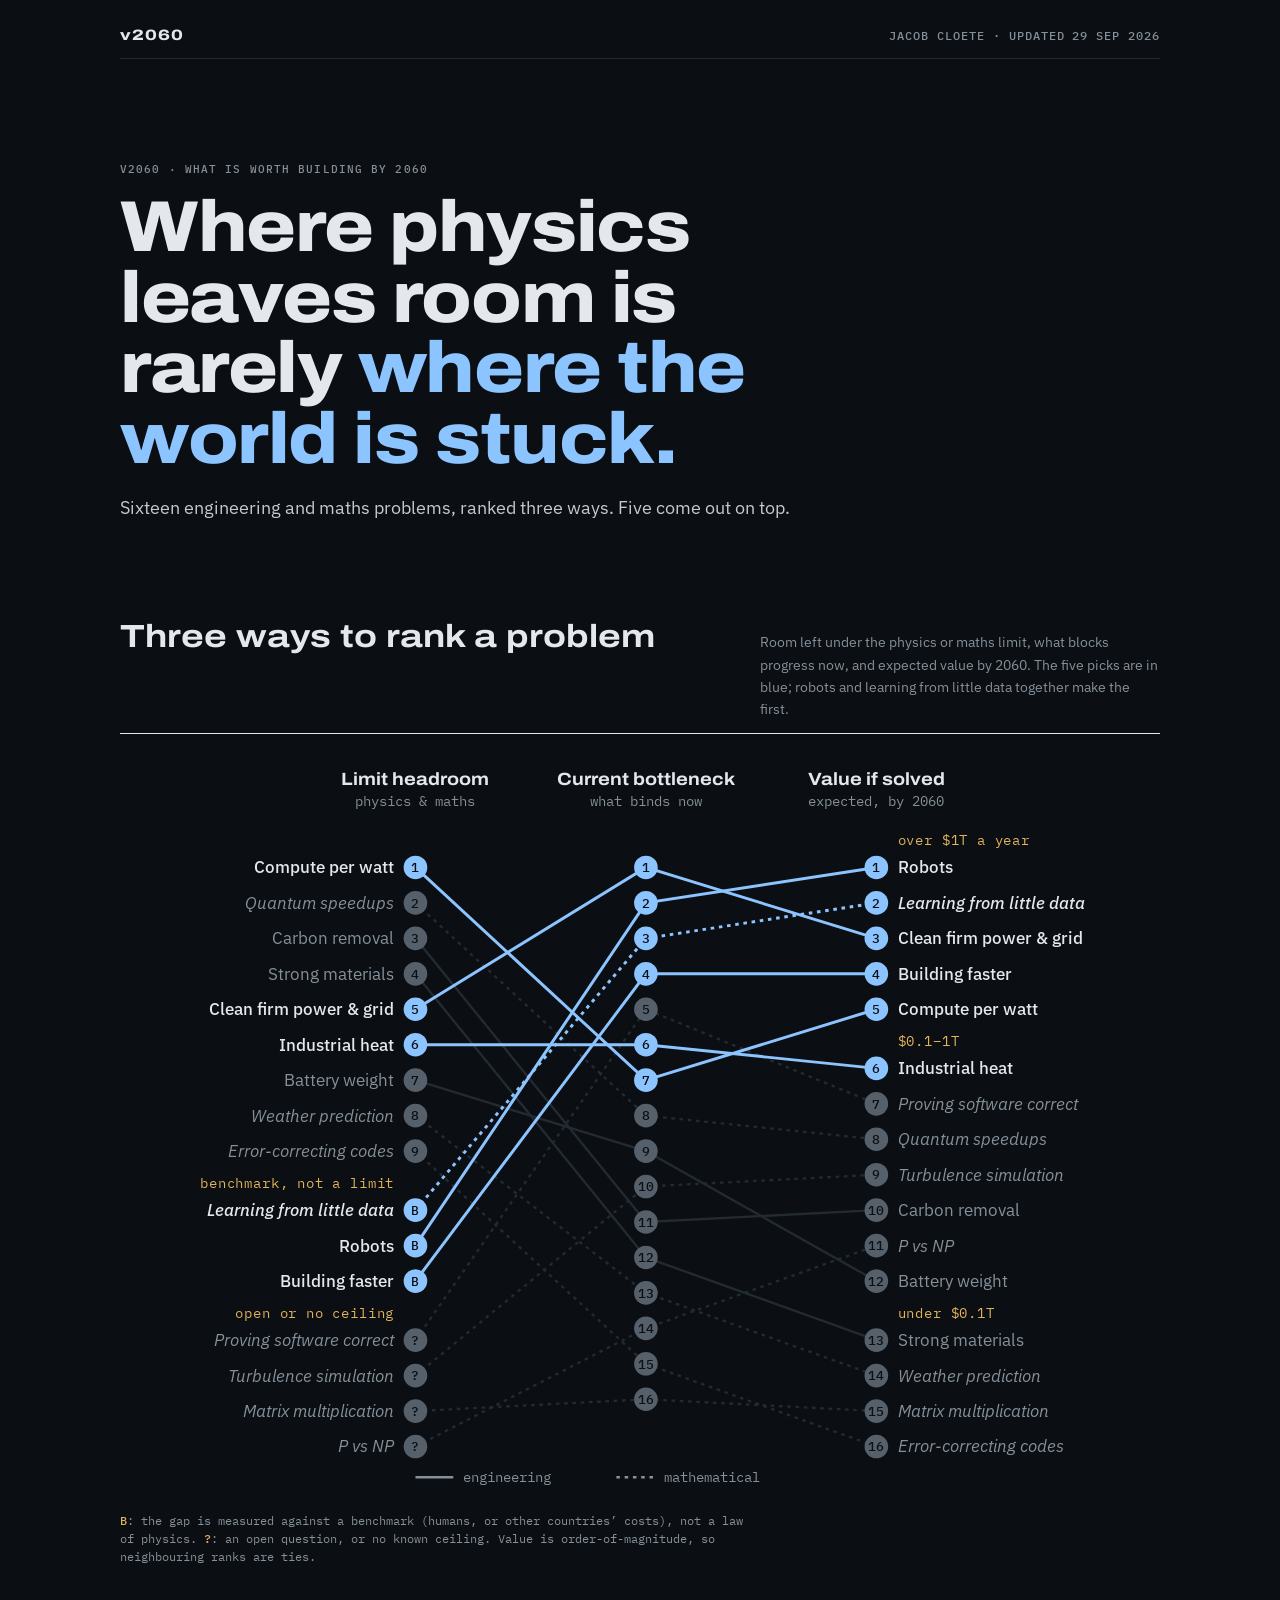
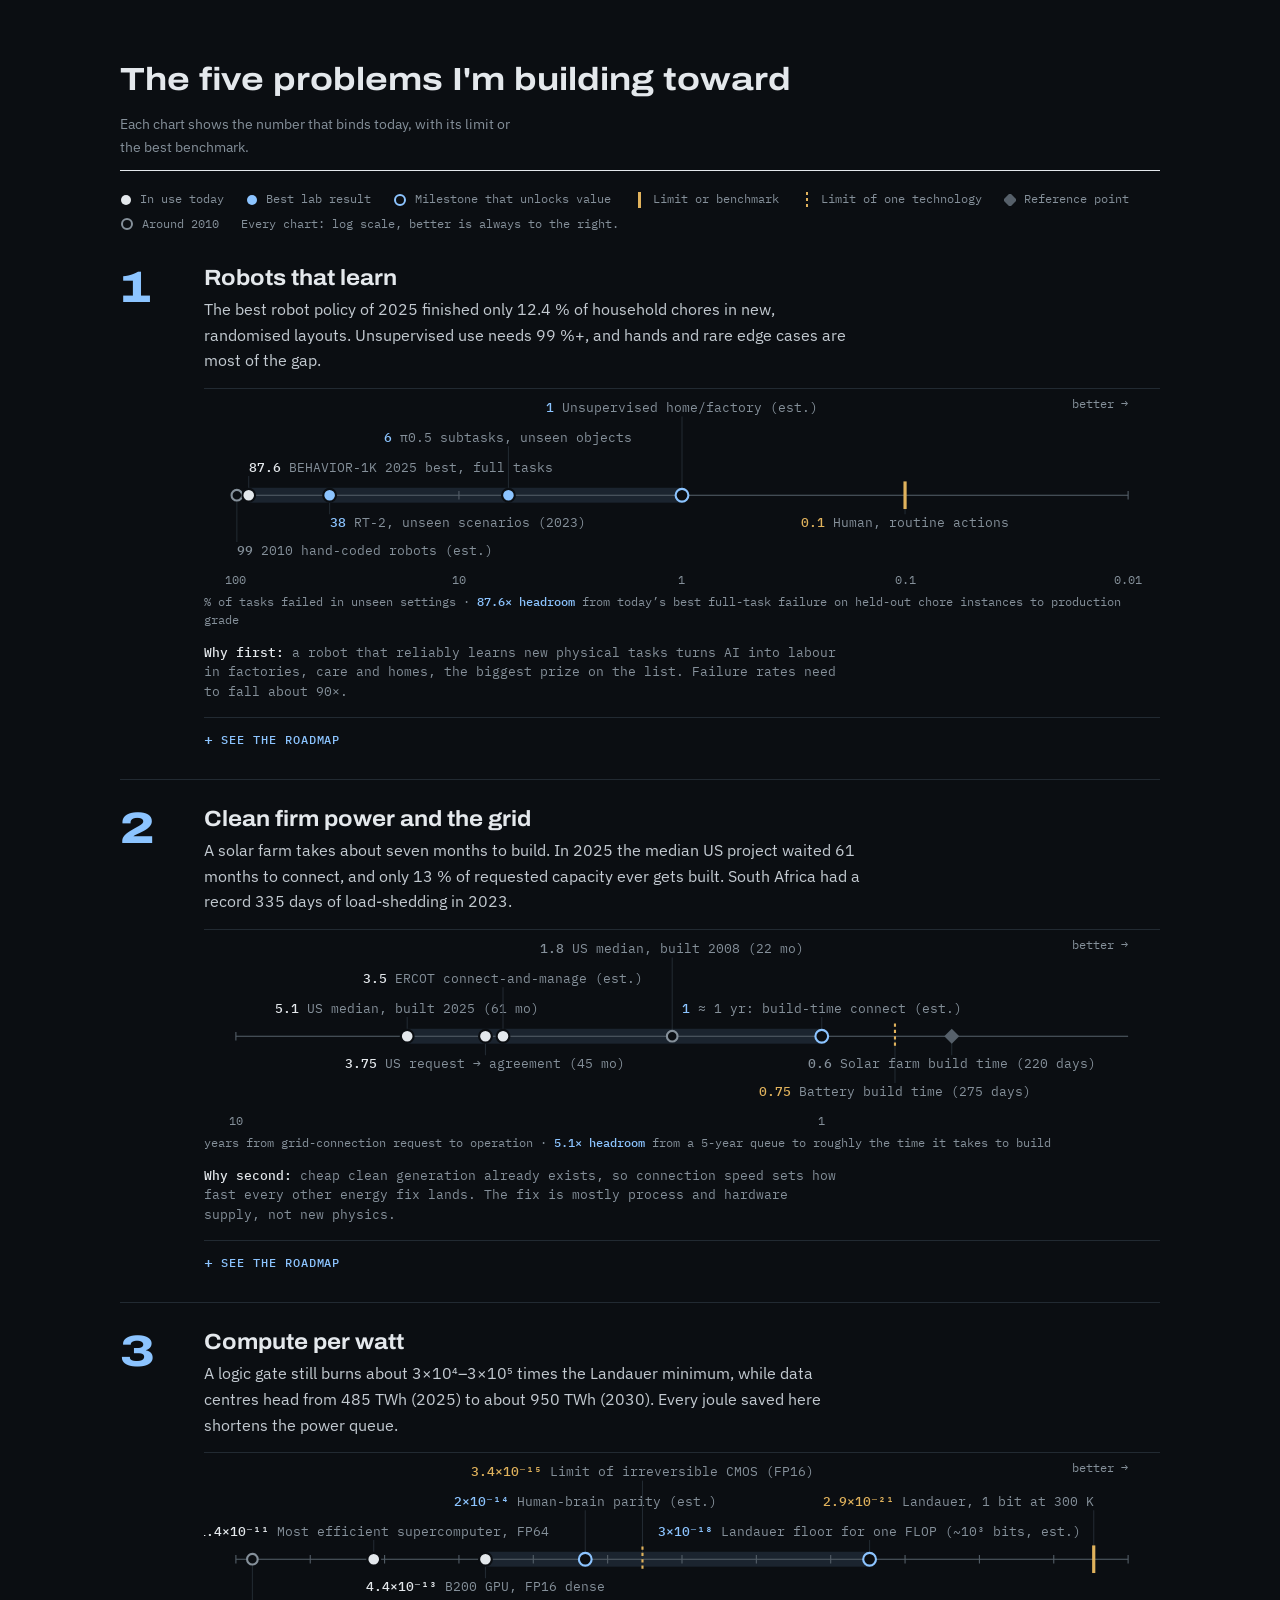
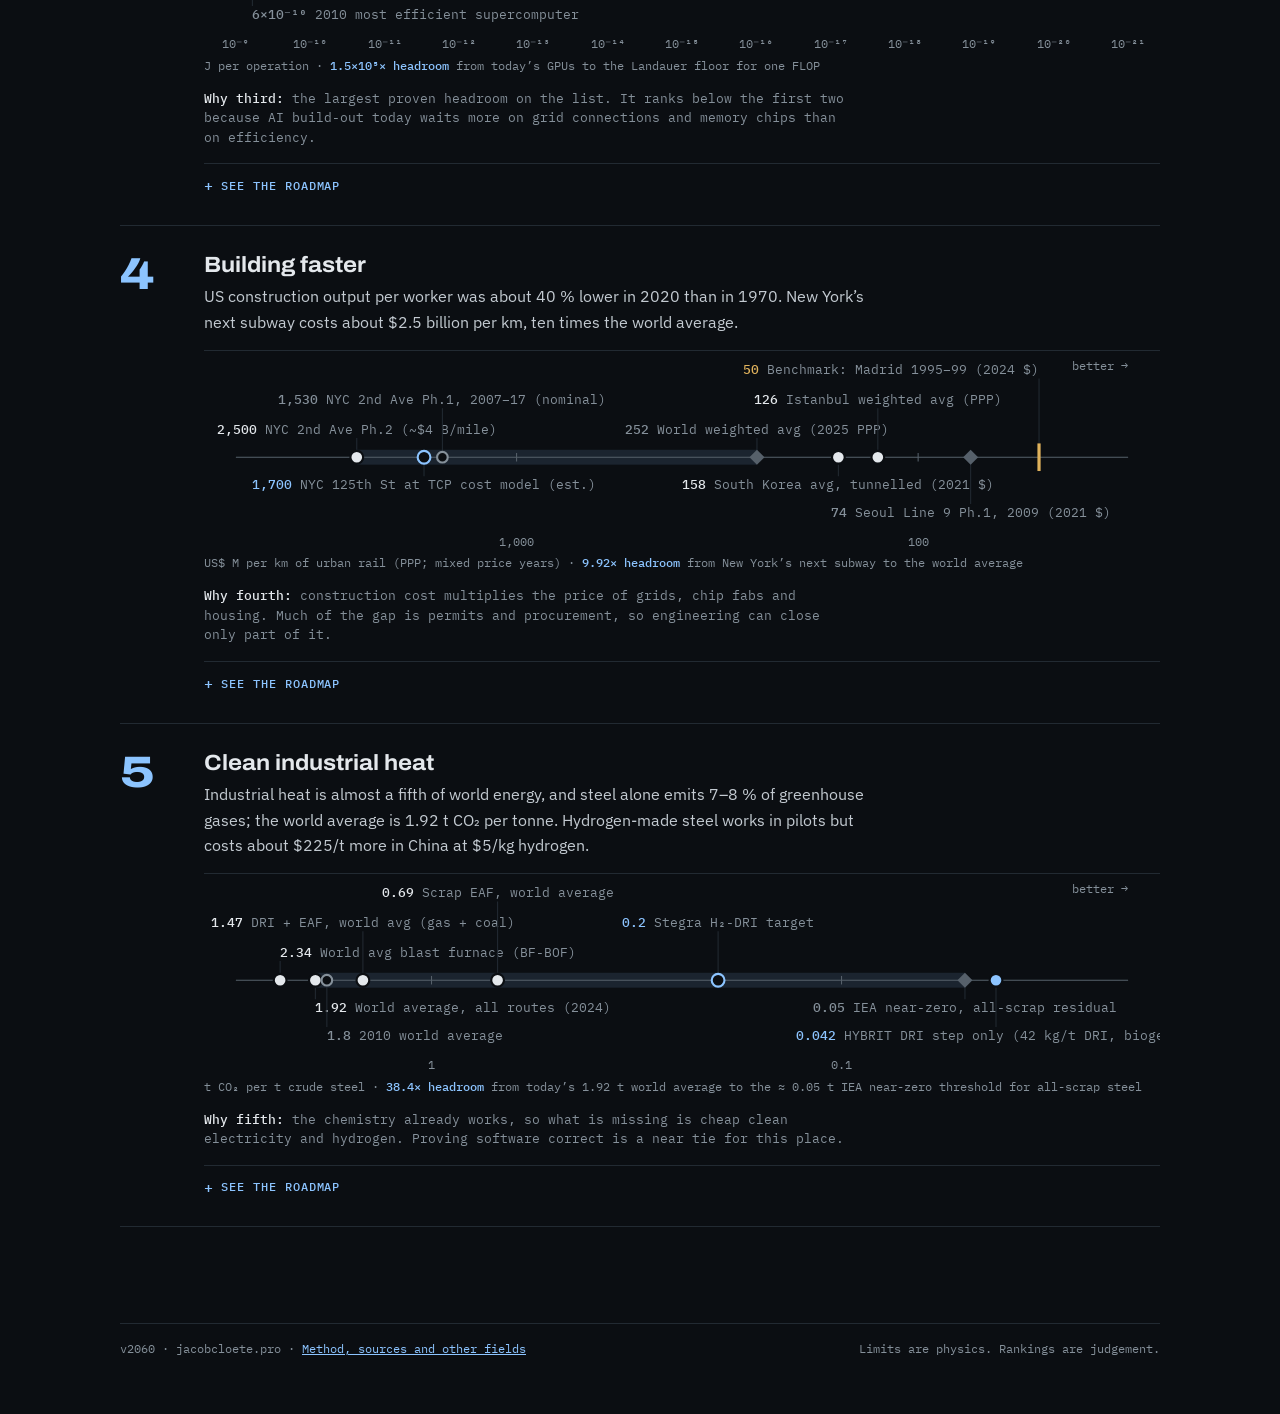
<file: index.html>
<!doctype html>
<html lang="en">
<head>
<meta charset="utf-8">
<meta name="viewport" content="width=device-width, initial-scale=1, viewport-fit=cover">
<meta name="description" content="How far 25 engineering fields sit from their fundamental physical limits, and the five problems worth building toward by 2060.">
<meta property="og:title" content="v2060 · Jacob Cloete">
<meta property="og:description" content="Limits are physics. Rankings are judgement. Where engineering still has room to grow by 2060.">
<title>v2060 · Jacob Cloete</title>
<link rel="preconnect" href="https://fonts.googleapis.com">
<link rel="preconnect" href="https://fonts.gstatic.com" crossorigin>
<link rel="stylesheet" href="https://fonts.googleapis.com/css2?family=Archivo:wdth,wght@62..125,400..800&family=IBM+Plex+Mono:wght@400;500&family=IBM+Plex+Sans:wght@400;500&display=swap">
<style>
:root{
  color-scheme:dark;
  --bg:#0B0E12; --raise:#11161C; --ink:#E4E8EC; --soft:#C3CAD1; --muted:#85909A; --dim:#56606A; --rule:#222A32;
  --accent:#8CC4FF; --limit:#E0B25C;
  --display:"Archivo","Arial Narrow",system-ui,sans-serif;
  --body:"IBM Plex Sans",system-ui,-apple-system,sans-serif;
  --mono:"IBM Plex Mono",ui-monospace,Menlo,monospace;
}
*{box-sizing:border-box}
body{background:var(--bg);color:var(--ink);font:400 16px/1.6 var(--body);padding-inline:clamp(16px,5vw,64px);padding-block:0}
.wrap{max-width:1040px;margin:0 auto;display:grid;gap:clamp(56px,8vw,96px);padding-block:28px 56px}
a{color:var(--accent)}
:focus-visible{outline:2px solid var(--accent);outline-offset:3px}
header.top{display:flex;justify-content:space-between;gap:16px;flex-wrap:wrap;font:500 12px/1.3 var(--mono);letter-spacing:.08em;text-transform:uppercase;color:var(--muted);border-bottom:1px solid var(--rule);padding-bottom:14px}
.mark{text-transform:none;color:var(--ink);font:800 15px/1 var(--display);font-stretch:125%}
.k{font:500 11px/1.3 var(--mono);letter-spacing:.1em;text-transform:uppercase;color:var(--muted)}
h1{font:800 clamp(34px,6.4vw,72px)/.98 var(--display);font-stretch:112%;letter-spacing:-.02em;margin:12px 0 20px;text-wrap:balance;max-width:16ch}
h1 span{color:var(--accent)}
.lede{max-width:62ch;color:var(--soft);font-size:18px;margin:0}
.lede strong{color:var(--ink);font-weight:500}
.sec-head{display:flex;justify-content:space-between;align-items:baseline;gap:16px;flex-wrap:wrap;border-bottom:1px solid var(--ink);padding-bottom:12px;margin-bottom:20px}
h2{font:700 clamp(22px,3.2vw,32px)/1.1 var(--display);font-stretch:118%;margin:0}
.sec-head p{margin:0;color:var(--muted);font-size:14px;max-width:50ch}

/* chart */
.chart{position:relative}
.axis,.crow{display:grid;grid-template-columns:minmax(150px,240px) minmax(0,1fr) 128px;gap:14px;align-items:center}
.axis{font:400 11px/1 var(--mono);color:var(--muted);margin-bottom:6px}
.axis .scale{position:relative;height:14px}
.axis .scale span{position:absolute;transform:translateX(-50%);font-variant-numeric:tabular-nums}
.crow{padding:5px 0;border-radius:2px;cursor:default}
.crow:hover{background:var(--raise)}
.crow .lbl{font-size:14px;color:var(--soft);line-height:1.25}
.crow .lbl small{display:block;font:400 11px/1.3 var(--mono);color:var(--muted)}
.crow .val{font:500 13px/1 var(--mono);text-align:right;font-variant-numeric:tabular-nums;color:var(--ink)}
.track{position:relative;height:22px}
.track .grid{position:absolute;top:0;bottom:0;width:1px;background:var(--rule)}
.track .ref{position:absolute;top:-4px;bottom:-4px;width:0;border-left:1px dashed var(--limit);opacity:.7}
.track .bar{position:absolute;top:9px;height:4px;border-radius:2px;background:var(--accent)}
.track .dot{position:absolute;top:5px;width:12px;height:12px;margin-left:-6px;border-radius:50%;background:var(--accent);box-shadow:0 0 0 2px var(--bg)}
.track .trail{position:absolute;top:10px;height:2px;background:var(--dim)}
.track .then{position:absolute;top:6px;width:10px;height:10px;margin-left:-5px;border-radius:50%;border:2px solid var(--muted);background:var(--bg)}
.crow .val small{display:block;margin-top:4px;font:400 11px/1 var(--mono);color:var(--muted)}
.crow.req .bar{background:transparent;border:1px dashed var(--accent);height:6px;top:8px}
.crow.req .dot{background:var(--bg);border:2px solid var(--accent)}
.chart-note{font:400 12px/1.5 var(--mono);color:var(--muted);margin:14px 0 0;max-width:90ch}
.chart-note b{color:var(--limit);font-weight:500}
.group{font:500 11px/1 var(--mono);letter-spacing:.1em;text-transform:uppercase;color:var(--accent);padding:18px 0 8px;border-bottom:1px solid var(--rule);margin-bottom:4px}
.group.near{color:var(--muted)}
#tip{position:fixed;pointer-events:none;z-index:5;max-width:320px;background:var(--raise);border:1px solid var(--dim);padding:10px 12px;font:400 12px/1.5 var(--mono);color:var(--soft);border-radius:3px}
#tip b{color:var(--ink);font-weight:500;display:block;margin-bottom:4px;font-family:var(--body);font-size:13px}


/* milestone ladders */
.legend{display:flex;flex-wrap:wrap;gap:8px 22px;font:400 12px/1.4 var(--mono);color:var(--muted);margin:0 0 6px}
.legend span{display:inline-flex;align-items:center;gap:8px}
.legend svg{flex:none}
.ladder{overflow-x:auto;margin-top:6px;border-top:1px solid var(--rule)}
.ladder svg{display:block;height:auto}
.ladder svg.h{width:100%;min-width:640px}
.ladder svg.v{max-width:100%}
.ladder .cap{font:400 12px/1.5 var(--mono);color:var(--muted);margin:2px 0 0}
.ladder .cap b{color:var(--accent);font-weight:500}

/* top 5 */
.top5{list-style:none;margin:0;padding:0;counter-reset:r}
.pick{display:grid;grid-template-columns:64px minmax(0,1fr);gap:20px;padding:26px 0;border-bottom:1px solid var(--rule)}
.pick .n{font:800 44px/1 var(--display);font-stretch:125%;color:var(--accent)}
.pick h3{font:700 22px/1.2 var(--display);font-stretch:108%;margin:0 0 6px}
.pick .why{margin:0 0 14px;max-width:66ch;color:var(--soft)}
.facts{display:grid;grid-template-columns:repeat(3,minmax(0,1fr));border-top:1px solid var(--rule)}
.facts div{padding:10px 14px 0 0;display:grid;gap:3px;align-content:start}
.facts div + div{padding-left:14px;border-left:1px solid var(--rule)}
.facts .v{font:500 18px/1.25 var(--mono);font-variant-numeric:tabular-nums}
.facts .v.l{color:var(--limit)}
.facts .u{font:400 11px/1.4 var(--mono);color:var(--muted)}
.pick .rank{margin:14px 0 0;font:400 13px/1.5 var(--mono);color:var(--muted);max-width:80ch}
.pick .rank b{color:var(--ink);font-weight:500}

.cols{display:grid;grid-template-columns:repeat(2,minmax(0,1fr));gap:clamp(24px,4vw,48px)}
.cols h3{font:700 18px/1.2 var(--display);font-stretch:108%;margin:0 0 10px}
.cols ul{margin:0;padding-left:18px;color:var(--soft);display:grid;gap:8px}
.cols li b{color:var(--ink);font-weight:500}

.method p{max-width:70ch;color:var(--soft);margin:0 0 12px}
.src{font:400 12px/1.7 var(--mono);color:var(--muted);columns:2;column-gap:40px;margin:0;padding-left:18px}
.src li{break-inside:avoid}
footer{display:flex;justify-content:space-between;gap:16px;flex-wrap:wrap;font:400 12px/1.5 var(--mono);color:var(--muted);border-top:1px solid var(--rule);padding-top:16px}

/* roadmap flow charts */
.road{margin:22px 0 0;padding-top:10px;border-top:1px solid var(--rule)}
.road svg{display:block;width:100%;height:auto;margin-top:4px}
.road a.node rect{transition:stroke .15s}
.road a.node:hover rect,.road a.node:focus rect{stroke:var(--accent)}
.road a.node:focus{outline:none}
.road figcaption{font:400 12px/1.5 var(--mono);color:var(--muted);margin-top:8px;max-width:90ch}
.rsteps{list-style:none;margin:10px 0 0;padding:0}
.rrow{display:grid;gap:8px}
.rrow.par{grid-template-columns:repeat(auto-fit,minmax(150px,1fr))}
.rrow.par .k{grid-column:1/-1}
.rcard{background:var(--raise);border:1px solid var(--rule);border-radius:3px;padding:10px 12px;display:grid;gap:4px;align-content:start}
.rcard.end{border-color:var(--limit)}
.rcard .w{font:400 11px/1.3 var(--mono);color:var(--muted)}
.rcard b{font:500 15px/1.3 var(--body)}
.rcard .m{font:400 12px/1.45 var(--mono);color:var(--accent)}
.rcard .lim{font:400 12px/1.45 var(--mono);color:var(--limit)}
.rcard .who{font:400 12px/1.4 var(--mono);color:var(--soft)}
.rcard .ex{font-size:12px;line-height:1.4;color:var(--muted)}
.road figcaption .where{display:block;margin-bottom:6px;color:var(--soft)}
.rcard .bk{font-size:13px;line-height:1.4;color:var(--soft)}
.rcard a{font:400 11px/1.3 var(--mono);overflow-wrap:anywhere}
.rjoin{font:400 11px/1.4 var(--mono);color:var(--muted);margin:0 0 0 14px;padding:8px 0 8px 12px;border-left:1px solid var(--dim)}

.rd{margin:16px 0 0;border-top:1px solid var(--rule)}
.rd summary{cursor:pointer;list-style:none;display:inline-flex;align-items:center;gap:8px;padding:12px 0 0;font:500 12px/1.3 var(--mono);letter-spacing:.08em;text-transform:uppercase;color:var(--accent)}
.rd summary::-webkit-details-marker{display:none}
.rd summary::before{content:"+";display:inline-block;width:1ch;font-size:15px}
.rd[open] summary::before{content:"−"}
.rd .road{margin-top:4px;border-top:0}
.pick > div{min-width:0}
.sketch{max-width:100%;margin:14px 0 18px;overflow-x:auto;-webkit-overflow-scrolling:touch}
.sketch svg{display:block;width:100%;min-width:540px;max-width:680px;height:auto}
.sketch figcaption{font:400 12px/1.5 var(--mono);color:var(--muted);margin-top:6px;max-width:80ch}
@media (max-width:720px){
  .axis,.crow{grid-template-columns:minmax(0,1fr) 70px}
  .axis .lblh{display:none}
  .axis .scale{grid-column:1 / -1;grid-row:1}
  .axis .valh{display:none}
  .crow .lbl{grid-column:1 / 2}
  .crow .val{grid-column:2;grid-row:1}
  .crow .track{grid-column:1 / -1}
  .pick{grid-template-columns:1fr;gap:6px}
  .cols{grid-template-columns:1fr}
  .src{columns:1}
}
@media (max-width:480px){
  .facts{grid-template-columns:1fr}
  .facts div + div{padding-left:0;border-left:0;border-top:1px solid var(--rule);margin-top:8px}
}
.wrap > section{min-width:0}
.rankc{overflow-x:auto;-webkit-overflow-scrolling:touch;margin:4px 0 8px}
.rankc svg{display:block;width:100%;min-width:660px;height:auto}
.rankc .bh{font:700 15px var(--display);font-stretch:112%;fill:var(--ink)}
.rankc .bs{font:12px var(--mono);fill:var(--muted)}
.rankc .gl{font:11.5px var(--mono);fill:var(--limit);letter-spacing:.06em}
.rankc .nm{font:14px var(--body);fill:var(--muted)}
.rankc .rn{font:500 11px var(--mono);fill:var(--bg)}
.rankc polyline{stroke-width:2}
.rankc .lo polyline{stroke:var(--rule)} .rankc .lo circle{fill:var(--dim)}
.rankc .hi polyline{stroke:var(--accent);stroke-width:2.5} .rankc .hi circle{fill:var(--accent)} .rankc .hi .nm{fill:var(--ink);font-weight:500}
.rankc .m polyline{stroke-dasharray:3 4} .rankc .m .nm{font-style:italic}
.rankc .lg{stroke:var(--muted);stroke-width:2}
</style>
<style>html,body{margin:0}img{max-width:100%}[hidden]{display:none!important}</style>
</head>
<body>
<div class="wrap">
  <header class="top"><span class="mark">v2060</span><span>Jacob Cloete · updated 29 Sep 2026</span></header>

  <section>
    <span class="k">v2060 · what is worth building by 2060</span>
    <h1>Where physics leaves room is rarely <span>where the world is stuck.</span></h1>
    <p class="lede">Sixteen engineering and maths problems, ranked three ways. Five come out on top.</p>
  </section>

  <section aria-labelledby="r3">
    <div class="sec-head"><h2 id="r3">Three ways to rank a problem</h2><p>Room left under the physics or maths limit, what blocks progress now, and expected value by 2060. The five picks are in blue; robots and learning from little data together make the first.</p></div>
    <div class="rankc"><svg viewBox="0 0 880 630" role="img" aria-label="Sixteen problems ranked by limit headroom, current bottleneck and expected value. Robots and learning from little data (together the first pick), clean firm power, compute per watt, building faster and industrial heat are highlighted as the five picks."><text x="250" y="26" text-anchor="middle" class="bh">Limit headroom</text><text x="250" y="44" text-anchor="middle" class="bs">physics & maths</text><text x="445" y="26" text-anchor="middle" class="bh">Current bottleneck</text><text x="445" y="44" text-anchor="middle" class="bs">what binds now</text><text x="640" y="26" text-anchor="middle" class="bh">Value if solved</text><text x="640" y="44" text-anchor="middle" class="bs">expected, by 2060</text><text x="232" y="367" text-anchor="end" class="gl">benchmark, not a limit</text><text x="232" y="477" text-anchor="end" class="gl">open or no ceiling</text><text x="658" y="77" class="gl">over $1T a year</text><text x="658" y="247" class="gl">$0.1–1T</text><text x="658" y="477" class="gl">under $0.1T</text><g class="lo m"><polyline points="250,126 445,306 640,326" fill="none"/><circle cx="250" cy="126" r="10"/><text x="250" y="130" text-anchor="middle" class="rn">2</text><circle cx="445" cy="306" r="10"/><text x="445" y="310" text-anchor="middle" class="rn">8</text><circle cx="640" cy="326" r="10"/><text x="640" y="330" text-anchor="middle" class="rn">8</text><text x="232" y="131" text-anchor="end" class="nm">Quantum speedups</text><text x="658" y="331" class="nm">Quantum speedups</text></g><g class="lo"><polyline points="250,156 445,396 640,386" fill="none"/><circle cx="250" cy="156" r="10"/><text x="250" y="160" text-anchor="middle" class="rn">3</text><circle cx="445" cy="396" r="10"/><text x="445" y="400" text-anchor="middle" class="rn">11</text><circle cx="640" cy="386" r="10"/><text x="640" y="390" text-anchor="middle" class="rn">10</text><text x="232" y="161" text-anchor="end" class="nm">Carbon removal</text><text x="658" y="391" class="nm">Carbon removal</text></g><g class="lo"><polyline points="250,186 445,426 640,496" fill="none"/><circle cx="250" cy="186" r="10"/><text x="250" y="190" text-anchor="middle" class="rn">4</text><circle cx="445" cy="426" r="10"/><text x="445" y="430" text-anchor="middle" class="rn">12</text><circle cx="640" cy="496" r="10"/><text x="640" y="500" text-anchor="middle" class="rn">13</text><text x="232" y="191" text-anchor="end" class="nm">Strong materials</text><text x="658" y="501" class="nm">Strong materials</text></g><g class="lo"><polyline points="250,276 445,336 640,446" fill="none"/><circle cx="250" cy="276" r="10"/><text x="250" y="280" text-anchor="middle" class="rn">7</text><circle cx="445" cy="336" r="10"/><text x="445" y="340" text-anchor="middle" class="rn">9</text><circle cx="640" cy="446" r="10"/><text x="640" y="450" text-anchor="middle" class="rn">12</text><text x="232" y="281" text-anchor="end" class="nm">Battery weight</text><text x="658" y="451" class="nm">Battery weight</text></g><g class="lo m"><polyline points="250,306 445,456 640,526" fill="none"/><circle cx="250" cy="306" r="10"/><text x="250" y="310" text-anchor="middle" class="rn">8</text><circle cx="445" cy="456" r="10"/><text x="445" y="460" text-anchor="middle" class="rn">13</text><circle cx="640" cy="526" r="10"/><text x="640" y="530" text-anchor="middle" class="rn">14</text><text x="232" y="311" text-anchor="end" class="nm">Weather prediction</text><text x="658" y="531" class="nm">Weather prediction</text></g><g class="lo m"><polyline points="250,336 445,516 640,586" fill="none"/><circle cx="250" cy="336" r="10"/><text x="250" y="340" text-anchor="middle" class="rn">9</text><circle cx="445" cy="516" r="10"/><text x="445" y="520" text-anchor="middle" class="rn">15</text><circle cx="640" cy="586" r="10"/><text x="640" y="590" text-anchor="middle" class="rn">16</text><text x="232" y="341" text-anchor="end" class="nm">Error-correcting codes</text><text x="658" y="591" class="nm">Error-correcting codes</text></g><g class="lo m"><polyline points="250,496 445,216 640,296" fill="none"/><circle cx="250" cy="496" r="10"/><text x="250" y="500" text-anchor="middle" class="rn">?</text><circle cx="445" cy="216" r="10"/><text x="445" y="220" text-anchor="middle" class="rn">5</text><circle cx="640" cy="296" r="10"/><text x="640" y="300" text-anchor="middle" class="rn">7</text><text x="232" y="501" text-anchor="end" class="nm">Proving software correct</text><text x="658" y="301" class="nm">Proving software correct</text></g><g class="lo m"><polyline points="250,526 445,366 640,356" fill="none"/><circle cx="250" cy="526" r="10"/><text x="250" y="530" text-anchor="middle" class="rn">?</text><circle cx="445" cy="366" r="10"/><text x="445" y="370" text-anchor="middle" class="rn">10</text><circle cx="640" cy="356" r="10"/><text x="640" y="360" text-anchor="middle" class="rn">9</text><text x="232" y="531" text-anchor="end" class="nm">Turbulence simulation</text><text x="658" y="361" class="nm">Turbulence simulation</text></g><g class="lo m"><polyline points="250,556 445,546 640,556" fill="none"/><circle cx="250" cy="556" r="10"/><text x="250" y="560" text-anchor="middle" class="rn">?</text><circle cx="445" cy="546" r="10"/><text x="445" y="550" text-anchor="middle" class="rn">16</text><circle cx="640" cy="556" r="10"/><text x="640" y="560" text-anchor="middle" class="rn">15</text><text x="232" y="561" text-anchor="end" class="nm">Matrix multiplication</text><text x="658" y="561" class="nm">Matrix multiplication</text></g><g class="lo m"><polyline points="250,586 445,486 640,416" fill="none"/><circle cx="250" cy="586" r="10"/><text x="250" y="590" text-anchor="middle" class="rn">?</text><circle cx="445" cy="486" r="10"/><text x="445" y="490" text-anchor="middle" class="rn">14</text><circle cx="640" cy="416" r="10"/><text x="640" y="420" text-anchor="middle" class="rn">11</text><text x="232" y="591" text-anchor="end" class="nm">P vs NP</text><text x="658" y="421" class="nm">P vs NP</text></g><g class="hi"><polyline points="250,96 445,276 640,216" fill="none"/><circle cx="250" cy="96" r="10"/><text x="250" y="100" text-anchor="middle" class="rn">1</text><circle cx="445" cy="276" r="10"/><text x="445" y="280" text-anchor="middle" class="rn">7</text><circle cx="640" cy="216" r="10"/><text x="640" y="220" text-anchor="middle" class="rn">5</text><text x="232" y="101" text-anchor="end" class="nm">Compute per watt</text><text x="658" y="221" class="nm">Compute per watt</text></g><g class="hi"><polyline points="250,216 445,96 640,156" fill="none"/><circle cx="250" cy="216" r="10"/><text x="250" y="220" text-anchor="middle" class="rn">5</text><circle cx="445" cy="96" r="10"/><text x="445" y="100" text-anchor="middle" class="rn">1</text><circle cx="640" cy="156" r="10"/><text x="640" y="160" text-anchor="middle" class="rn">3</text><text x="232" y="221" text-anchor="end" class="nm">Clean firm power &amp; grid</text><text x="658" y="161" class="nm">Clean firm power &amp; grid</text></g><g class="hi"><polyline points="250,246 445,246 640,266" fill="none"/><circle cx="250" cy="246" r="10"/><text x="250" y="250" text-anchor="middle" class="rn">6</text><circle cx="445" cy="246" r="10"/><text x="445" y="250" text-anchor="middle" class="rn">6</text><circle cx="640" cy="266" r="10"/><text x="640" y="270" text-anchor="middle" class="rn">6</text><text x="232" y="251" text-anchor="end" class="nm">Industrial heat</text><text x="658" y="271" class="nm">Industrial heat</text></g><g class="hi m"><polyline points="250,386 445,156 640,126" fill="none"/><circle cx="250" cy="386" r="10"/><text x="250" y="390" text-anchor="middle" class="rn">B</text><circle cx="445" cy="156" r="10"/><text x="445" y="160" text-anchor="middle" class="rn">3</text><circle cx="640" cy="126" r="10"/><text x="640" y="130" text-anchor="middle" class="rn">2</text><text x="232" y="391" text-anchor="end" class="nm">Learning from little data</text><text x="658" y="131" class="nm">Learning from little data</text></g><g class="hi"><polyline points="250,416 445,126 640,96" fill="none"/><circle cx="250" cy="416" r="10"/><text x="250" y="420" text-anchor="middle" class="rn">B</text><circle cx="445" cy="126" r="10"/><text x="445" y="130" text-anchor="middle" class="rn">2</text><circle cx="640" cy="96" r="10"/><text x="640" y="100" text-anchor="middle" class="rn">1</text><text x="232" y="421" text-anchor="end" class="nm">Robots</text><text x="658" y="101" class="nm">Robots</text></g><g class="hi"><polyline points="250,446 445,186 640,186" fill="none"/><circle cx="250" cy="446" r="10"/><text x="250" y="450" text-anchor="middle" class="rn">B</text><circle cx="445" cy="186" r="10"/><text x="445" y="190" text-anchor="middle" class="rn">4</text><circle cx="640" cy="186" r="10"/><text x="640" y="190" text-anchor="middle" class="rn">4</text><text x="232" y="451" text-anchor="end" class="nm">Building faster</text><text x="658" y="191" class="nm">Building faster</text></g><line x1="250" y1="612" x2="282" y2="612" class="lg"/><text x="290" y="616" class="bs" text-anchor="start">engineering</text><line x1="420" y1="612" x2="452" y2="612" class="lg" stroke-dasharray="3 4"/><text x="460" y="616" class="bs" text-anchor="start">mathematical</text></svg></div>
    <p class="chart-note"><b>B</b>: the gap is measured against a benchmark (humans, or other countries’ costs), not a law of physics. <b>?</b>: an open question, or no known ceiling. Value is order-of-magnitude, so neighbouring ranks are ties.</p>
  </section>


  <section aria-labelledby="t5">
    <div class="sec-head"><h2 id="t5">The five problems I'm building toward</h2><p>Each chart shows the number that binds today, with its limit or the best benchmark.</p></div>
    <div class="legend" aria-label="Chart key">
      <span><svg width="12" height="12"><circle cx="6" cy="6" r="5" fill="#E4E8EC"/></svg>In use today</span>
      <span><svg width="12" height="12"><circle cx="6" cy="6" r="5" fill="#8CC4FF"/></svg>Best lab result</span>
      <span><svg width="14" height="14"><circle cx="7" cy="7" r="5" fill="none" stroke="#8CC4FF" stroke-width="2"/></svg>Milestone that unlocks value</span>
      <span><svg width="12" height="16"><rect x="5" y="0" width="3" height="16" fill="#E0B25C"/></svg>Limit or benchmark</span>
      <span><svg width="12" height="16"><line x1="6" y1="0" x2="6" y2="16" stroke="#E0B25C" stroke-width="2" stroke-dasharray="3 3"/></svg>Limit of one technology</span>
      <span><svg width="12" height="12"><rect x="1" y="1" width="10" height="10" transform="rotate(45 6 6)" fill="#56606A"/></svg>Reference point</span>
      <span><svg width="14" height="14"><circle cx="7" cy="7" r="5" fill="none" stroke="#85909A" stroke-width="2"/></svg>Around 2010</span>
      <span>Every chart: log scale, better is always to the right.</span>
    </div>
    <ol class="top5">
      <li class="pick"><div class="n">1</div><div>
        <h3>Robots that learn</h3>
        <p class="why">The best robot policy of 2025 finished only 12.4 % of household chores in new, randomised layouts. Unsupervised use needs 99 %+, and hands and rare edge cases are most of the gap.</p>
        <div class="ladder" data-k="robot"></div>
        <p class="rank"><b>Why first:</b> a robot that reliably learns new physical tasks turns AI into labour in factories, care and homes, the biggest prize on the list. Failure rates need to fall about 90×.</p>
        <details class="rd"><summary>See the roadmap</summary><figure class="sketch"><svg viewBox="0 0 640 254" role="img" aria-label="A chore of 20 steps succeeds only if every step does. At 90 percent per step the whole task succeeds 12 percent of the time, about today. At 99 percent it is 82 percent, and at 99.9 percent, about a person, it is 98 percent. Robots also need 50 to 100 demonstrations to learn a skill; a person needs one to five."><defs><marker id="sk-robot2" viewBox="0 0 8 8" refX="7" refY="4" markerWidth="7" markerHeight="7" orient="auto-start-reverse"><path d="M0,0 L8,4 L0,8 z" fill="#85909A"/></marker><marker id="sk-robot2A" viewBox="0 0 8 8" refX="7" refY="4" markerWidth="7" markerHeight="7" orient="auto-start-reverse"><path d="M0,0 L8,4 L0,8 z" fill="#8CC4FF"/></marker></defs><text x="20" y="28" font-family="IBM Plex Sans,system-ui,sans-serif" font-size="17" font-weight="500" fill="#E4E8EC" text-anchor="start">A 20-step chore works only if every step does</text><text x="20" y="77" font-family="IBM Plex Mono,monospace" font-size="15" font-weight="400" fill="#E4E8EC" text-anchor="start">step 90 %</text><rect x="132" y="64" width="11" height="16" rx="2" fill="none" stroke="#E0B25C" stroke-width="1.5"/><rect x="148" y="64" width="11" height="16" rx="2" fill="none" stroke="#E0B25C" stroke-width="1.5"/><rect x="164" y="64" width="11" height="16" rx="2" fill="none" stroke="#E0B25C" stroke-width="1.5"/><rect x="180" y="64" width="11" height="16" rx="2" fill="none" stroke="#E0B25C" stroke-width="1.5"/><rect x="196" y="64" width="11" height="16" rx="2" fill="none" stroke="#E0B25C" stroke-width="1.5"/><rect x="212" y="64" width="11" height="16" rx="2" fill="none" stroke="#E0B25C" stroke-width="1.5"/><rect x="228" y="64" width="11" height="16" rx="2" fill="#E0B25C" stroke="#E0B25C" stroke-width="1.5"/><rect x="244" y="64" width="11" height="16" rx="2" fill="none" stroke="#E0B25C" stroke-width="1.5"/><rect x="260" y="64" width="11" height="16" rx="2" fill="none" stroke="#E0B25C" stroke-width="1.5"/><rect x="276" y="64" width="11" height="16" rx="2" fill="none" stroke="#E0B25C" stroke-width="1.5"/><rect x="292" y="64" width="11" height="16" rx="2" fill="none" stroke="#E0B25C" stroke-width="1.5"/><rect x="308" y="64" width="11" height="16" rx="2" fill="none" stroke="#E0B25C" stroke-width="1.5"/><rect x="324" y="64" width="11" height="16" rx="2" fill="none" stroke="#E0B25C" stroke-width="1.5"/><rect x="340" y="64" width="11" height="16" rx="2" fill="none" stroke="#E0B25C" stroke-width="1.5"/><rect x="356" y="64" width="11" height="16" rx="2" fill="none" stroke="#E0B25C" stroke-width="1.5"/><rect x="372" y="64" width="11" height="16" rx="2" fill="#E0B25C" stroke="#E0B25C" stroke-width="1.5"/><rect x="388" y="64" width="11" height="16" rx="2" fill="none" stroke="#E0B25C" stroke-width="1.5"/><rect x="404" y="64" width="11" height="16" rx="2" fill="none" stroke="#E0B25C" stroke-width="1.5"/><rect x="420" y="64" width="11" height="16" rx="2" fill="none" stroke="#E0B25C" stroke-width="1.5"/><rect x="436" y="64" width="11" height="16" rx="2" fill="none" stroke="#E0B25C" stroke-width="1.5"/><line x1="458" y1="72" x2="486" y2="72" stroke="#85909A" stroke-width="2" stroke-linecap="round" marker-end="url(#sk-robot2)"/><text x="496" y="77" font-family="IBM Plex Mono,monospace" font-size="16" font-weight="500" fill="#E0B25C" text-anchor="start">12 %</text><text x="548" y="77" font-family="IBM Plex Mono,monospace" font-size="13" font-weight="400" fill="#85909A" text-anchor="start">≈ today</text><text x="20" y="123" font-family="IBM Plex Mono,monospace" font-size="15" font-weight="400" fill="#E4E8EC" text-anchor="start">step 99 %</text><rect x="132" y="110" width="11" height="16" rx="2" fill="none" stroke="#C3CAD1" stroke-width="1.5"/><rect x="148" y="110" width="11" height="16" rx="2" fill="none" stroke="#C3CAD1" stroke-width="1.5"/><rect x="164" y="110" width="11" height="16" rx="2" fill="none" stroke="#C3CAD1" stroke-width="1.5"/><rect x="180" y="110" width="11" height="16" rx="2" fill="none" stroke="#C3CAD1" stroke-width="1.5"/><rect x="196" y="110" width="11" height="16" rx="2" fill="none" stroke="#C3CAD1" stroke-width="1.5"/><rect x="212" y="110" width="11" height="16" rx="2" fill="none" stroke="#C3CAD1" stroke-width="1.5"/><rect x="228" y="110" width="11" height="16" rx="2" fill="none" stroke="#C3CAD1" stroke-width="1.5"/><rect x="244" y="110" width="11" height="16" rx="2" fill="none" stroke="#C3CAD1" stroke-width="1.5"/><rect x="260" y="110" width="11" height="16" rx="2" fill="none" stroke="#C3CAD1" stroke-width="1.5"/><rect x="276" y="110" width="11" height="16" rx="2" fill="none" stroke="#C3CAD1" stroke-width="1.5"/><rect x="292" y="110" width="11" height="16" rx="2" fill="none" stroke="#C3CAD1" stroke-width="1.5"/><rect x="308" y="110" width="11" height="16" rx="2" fill="none" stroke="#C3CAD1" stroke-width="1.5"/><rect x="324" y="110" width="11" height="16" rx="2" fill="none" stroke="#C3CAD1" stroke-width="1.5"/><rect x="340" y="110" width="11" height="16" rx="2" fill="none" stroke="#C3CAD1" stroke-width="1.5"/><rect x="356" y="110" width="11" height="16" rx="2" fill="none" stroke="#C3CAD1" stroke-width="1.5"/><rect x="372" y="110" width="11" height="16" rx="2" fill="none" stroke="#C3CAD1" stroke-width="1.5"/><rect x="388" y="110" width="11" height="16" rx="2" fill="none" stroke="#C3CAD1" stroke-width="1.5"/><rect x="404" y="110" width="11" height="16" rx="2" fill="none" stroke="#C3CAD1" stroke-width="1.5"/><rect x="420" y="110" width="11" height="16" rx="2" fill="none" stroke="#C3CAD1" stroke-width="1.5"/><rect x="436" y="110" width="11" height="16" rx="2" fill="none" stroke="#C3CAD1" stroke-width="1.5"/><line x1="458" y1="118" x2="486" y2="118" stroke="#85909A" stroke-width="2" stroke-linecap="round" marker-end="url(#sk-robot2)"/><text x="496" y="123" font-family="IBM Plex Mono,monospace" font-size="16" font-weight="500" fill="#C3CAD1" text-anchor="start">82 %</text><text x="20" y="169" font-family="IBM Plex Mono,monospace" font-size="15" font-weight="400" fill="#E4E8EC" text-anchor="start">step 99.9 %</text><rect x="132" y="156" width="11" height="16" rx="2" fill="none" stroke="#8CC4FF" stroke-width="1.5"/><rect x="148" y="156" width="11" height="16" rx="2" fill="none" stroke="#8CC4FF" stroke-width="1.5"/><rect x="164" y="156" width="11" height="16" rx="2" fill="none" stroke="#8CC4FF" stroke-width="1.5"/><rect x="180" y="156" width="11" height="16" rx="2" fill="none" stroke="#8CC4FF" stroke-width="1.5"/><rect x="196" y="156" width="11" height="16" rx="2" fill="none" stroke="#8CC4FF" stroke-width="1.5"/><rect x="212" y="156" width="11" height="16" rx="2" fill="none" stroke="#8CC4FF" stroke-width="1.5"/><rect x="228" y="156" width="11" height="16" rx="2" fill="none" stroke="#8CC4FF" stroke-width="1.5"/><rect x="244" y="156" width="11" height="16" rx="2" fill="none" stroke="#8CC4FF" stroke-width="1.5"/><rect x="260" y="156" width="11" height="16" rx="2" fill="none" stroke="#8CC4FF" stroke-width="1.5"/><rect x="276" y="156" width="11" height="16" rx="2" fill="none" stroke="#8CC4FF" stroke-width="1.5"/><rect x="292" y="156" width="11" height="16" rx="2" fill="none" stroke="#8CC4FF" stroke-width="1.5"/><rect x="308" y="156" width="11" height="16" rx="2" fill="none" stroke="#8CC4FF" stroke-width="1.5"/><rect x="324" y="156" width="11" height="16" rx="2" fill="none" stroke="#8CC4FF" stroke-width="1.5"/><rect x="340" y="156" width="11" height="16" rx="2" fill="none" stroke="#8CC4FF" stroke-width="1.5"/><rect x="356" y="156" width="11" height="16" rx="2" fill="none" stroke="#8CC4FF" stroke-width="1.5"/><rect x="372" y="156" width="11" height="16" rx="2" fill="none" stroke="#8CC4FF" stroke-width="1.5"/><rect x="388" y="156" width="11" height="16" rx="2" fill="none" stroke="#8CC4FF" stroke-width="1.5"/><rect x="404" y="156" width="11" height="16" rx="2" fill="none" stroke="#8CC4FF" stroke-width="1.5"/><rect x="420" y="156" width="11" height="16" rx="2" fill="none" stroke="#8CC4FF" stroke-width="1.5"/><rect x="436" y="156" width="11" height="16" rx="2" fill="none" stroke="#8CC4FF" stroke-width="1.5"/><line x1="458" y1="164" x2="486" y2="164" stroke="#85909A" stroke-width="2" stroke-linecap="round" marker-end="url(#sk-robot2)"/><text x="496" y="169" font-family="IBM Plex Mono,monospace" font-size="16" font-weight="500" fill="#8CC4FF" text-anchor="start">98 %</text><text x="548" y="169" font-family="IBM Plex Mono,monospace" font-size="13" font-weight="400" fill="#85909A" text-anchor="start">≈ a person</text><text x="20" y="218" font-family="IBM Plex Mono,monospace" font-size="15" font-weight="400" fill="#E4E8EC" text-anchor="start">each step needs ~10× fewer errors</text><text x="20" y="240" font-family="IBM Plex Mono,monospace" font-size="14" font-weight="400" fill="#85909A" text-anchor="start">learning a new skill: robot 50–100 demos · person 1–5</text></svg><figcaption>Small error rates compound. That is why the long tail, not the easy steps, decides whether a robot is useful.</figcaption></figure><figure class="road" data-r="robot"></figure></details>
      </div></li>
      <li class="pick"><div class="n">2</div><div>
        <h3>Clean firm power and the grid</h3>
        <p class="why">A solar farm takes about seven months to build. In 2025 the median US project waited 61 months to connect, and only 13 % of requested capacity ever gets built. South Africa had a record 335 days of load-shedding in 2023.</p>
        <div class="ladder" data-k="power"></div>
        <p class="rank"><b>Why second:</b> cheap clean generation already exists, so connection speed sets how fast every other energy fix lands. The fix is mostly process and hardware supply, not new physics.</p>
        <details class="rd"><summary>See the roadmap</summary><figure class="sketch"><svg viewBox="0 0 640 250" role="img" aria-label="A US solar farm takes about 7 months to build but waited a median 61 months to connect in 2025. About 2,060 GW sits in the queue and 13 percent of requested capacity gets built."><defs><marker id="sk-power" viewBox="0 0 8 8" refX="7" refY="4" markerWidth="7" markerHeight="7" orient="auto-start-reverse"><path d="M0,0 L8,4 L0,8 z" fill="#85909A"/></marker><marker id="sk-powerA" viewBox="0 0 8 8" refX="7" refY="4" markerWidth="7" markerHeight="7" orient="auto-start-reverse"><path d="M0,0 L8,4 L0,8 z" fill="#8CC4FF"/></marker></defs><text x="20" y="28" font-family="IBM Plex Sans,system-ui,sans-serif" font-size="17" font-weight="500" fill="#E4E8EC" text-anchor="start">Building a solar farm vs connecting it (US)</text><line x1="150" y1="150" x2="522" y2="150" stroke="#56606A" stroke-width="1" stroke-linecap="round"/><line x1="150" y1="146" x2="150" y2="154" stroke="#56606A" stroke-width="1" stroke-linecap="round"/><text x="150" y="172" font-family="IBM Plex Mono,monospace" font-size="12" font-weight="400" fill="#85909A" text-anchor="middle">0</text><line x1="212" y1="146" x2="212" y2="154" stroke="#56606A" stroke-width="1" stroke-linecap="round"/><text x="212" y="172" font-family="IBM Plex Mono,monospace" font-size="12" font-weight="400" fill="#85909A" text-anchor="middle">1</text><line x1="274" y1="146" x2="274" y2="154" stroke="#56606A" stroke-width="1" stroke-linecap="round"/><text x="274" y="172" font-family="IBM Plex Mono,monospace" font-size="12" font-weight="400" fill="#85909A" text-anchor="middle">2</text><line x1="336" y1="146" x2="336" y2="154" stroke="#56606A" stroke-width="1" stroke-linecap="round"/><text x="336" y="172" font-family="IBM Plex Mono,monospace" font-size="12" font-weight="400" fill="#85909A" text-anchor="middle">3</text><line x1="398" y1="146" x2="398" y2="154" stroke="#56606A" stroke-width="1" stroke-linecap="round"/><text x="398" y="172" font-family="IBM Plex Mono,monospace" font-size="12" font-weight="400" fill="#85909A" text-anchor="middle">4</text><line x1="460" y1="146" x2="460" y2="154" stroke="#56606A" stroke-width="1" stroke-linecap="round"/><text x="460" y="172" font-family="IBM Plex Mono,monospace" font-size="12" font-weight="400" fill="#85909A" text-anchor="middle">5</text><line x1="522" y1="146" x2="522" y2="154" stroke="#56606A" stroke-width="1" stroke-linecap="round"/><text x="522" y="172" font-family="IBM Plex Mono,monospace" font-size="12" font-weight="400" fill="#85909A" text-anchor="middle">6</text><text x="534" y="172" font-family="IBM Plex Mono,monospace" font-size="12" font-weight="400" fill="#85909A" text-anchor="start">years</text><text x="20" y="78" font-family="IBM Plex Mono,monospace" font-size="15" font-weight="400" fill="#E4E8EC" text-anchor="start">build</text><rect x="150" y="64" width="37" height="20" rx="2" fill="#8CC4FF"/><text x="197.2" y="79" font-family="IBM Plex Mono,monospace" font-size="14" font-weight="400" fill="#8CC4FF" text-anchor="start">≈ 7 months</text><text x="20" y="122" font-family="IBM Plex Mono,monospace" font-size="15" font-weight="400" fill="#E4E8EC" text-anchor="start">wait</text><rect x="150" y="108" width="316" height="20" rx="2" fill="none" stroke="#E0B25C" stroke-width="2" stroke-dasharray="5 4"/><text x="476.2" y="123" font-family="IBM Plex Mono,monospace" font-size="14" font-weight="400" fill="#E0B25C" text-anchor="start">61 months</text><line x1="470" y1="40" x2="470" y2="230" stroke="#56606A" stroke-width="1" stroke-linecap="round"/><text x="520" y="52" font-family="IBM Plex Mono,monospace" font-size="13" font-weight="400" fill="#85909A" text-anchor="start">in the queue</text><path d="M500,62 L620,62 L574,172 L546,172 Z" fill="none" stroke="#C3CAD1" stroke-width="2"/><text x="560" y="90" font-family="IBM Plex Mono,monospace" font-size="15" font-weight="500" fill="#E4E8EC" text-anchor="middle">2,060 GW</text><line x1="560" y1="176" x2="560" y2="196" stroke="#85909A" stroke-width="2" stroke-linecap="round" marker-end="url(#sk-power)"/><text x="560" y="218" font-family="IBM Plex Mono,monospace" font-size="15" font-weight="500" fill="#E0B25C" text-anchor="middle">13 % built</text><text x="20" y="214" font-family="IBM Plex Mono,monospace" font-size="15" font-weight="400" fill="#C3CAD1" text-anchor="start">the plant is ready ~4½ years</text><text x="20" y="236" font-family="IBM Plex Mono,monospace" font-size="15" font-weight="400" fill="#E4E8EC" text-anchor="start">before the grid is</text></svg><figcaption>The machines are not the slow part. The paperwork, studies and transformers are.</figcaption></figure><figure class="road" data-r="power"></figure></details>
      </div></li>
      <li class="pick"><div class="n">3</div><div>
        <h3>Compute per watt</h3>
        <p class="why">A logic gate still burns about 3×10⁴–3×10⁵ times the Landauer minimum, while data centres head from 485 TWh (2025) to about 950 TWh (2030). Every joule saved here shortens the power queue.</p>
        <div class="ladder" data-k="compute"></div>
        <p class="rank"><b>Why third:</b> the largest proven headroom on the list. It ranks below the first two because AI build-out today waits more on grid connections and memory chips than on efficiency.</p>
        <details class="rd"><summary>See the roadmap</summary><figure class="sketch"><svg viewBox="0 0 640 240" role="img" aria-label="Today a logic switch charges a capacitor and dumps its energy as heat every time. Reversible logic swings the energy back into a resonator, so only erased bits must cost kT ln 2."><defs><marker id="sk-compute" viewBox="0 0 8 8" refX="7" refY="4" markerWidth="7" markerHeight="7" orient="auto-start-reverse"><path d="M0,0 L8,4 L0,8 z" fill="#85909A"/></marker><marker id="sk-computeA" viewBox="0 0 8 8" refX="7" refY="4" markerWidth="7" markerHeight="7" orient="auto-start-reverse"><path d="M0,0 L8,4 L0,8 z" fill="#8CC4FF"/></marker></defs><text x="20" y="30" font-family="IBM Plex Sans,system-ui,sans-serif" font-size="17" font-weight="500" fill="#E4E8EC" text-anchor="start">Today: charge, then dump</text><text x="62" y="66" font-family="IBM Plex Mono,monospace" font-size="15" font-weight="400" fill="#E4E8EC" text-anchor="start">V</text><line x1="80" y1="50" x2="80" y2="82" stroke="#C3CAD1" stroke-width="2" stroke-linecap="round"/><line x1="80" y1="82" x2="102" y2="98" stroke="#C3CAD1" stroke-width="2" stroke-linecap="round"/><line x1="80" y1="102" x2="80" y2="128" stroke="#C3CAD1" stroke-width="2" stroke-linecap="round"/><line x1="56" y1="128" x2="104" y2="128" stroke="#E4E8EC" stroke-width="3" stroke-linecap="round"/><line x1="56" y1="142" x2="104" y2="142" stroke="#E4E8EC" stroke-width="3" stroke-linecap="round"/><line x1="80" y1="142" x2="80" y2="176" stroke="#C3CAD1" stroke-width="2" stroke-linecap="round"/><line x1="62" y1="176" x2="98" y2="176" stroke="#C3CAD1" stroke-width="2" stroke-linecap="round"/><line x1="68" y1="184" x2="92" y2="184" stroke="#C3CAD1" stroke-width="2" stroke-linecap="round"/><line x1="74" y1="192" x2="86" y2="192" stroke="#C3CAD1" stroke-width="2" stroke-linecap="round"/><path d="M112,196 q-5,-7 0,-14 q5,-7 0,-14" fill="none" stroke="#E0B25C" stroke-width="2" stroke-linecap="round" stroke-linejoin="round"/><path d="M124,196 q-5,-7 0,-14 q5,-7 0,-14" fill="none" stroke="#E0B25C" stroke-width="2" stroke-linecap="round" stroke-linejoin="round"/><path d="M136,196 q-5,-7 0,-14 q5,-7 0,-14" fill="none" stroke="#E0B25C" stroke-width="2" stroke-linecap="round" stroke-linejoin="round"/><text x="170" y="112" font-family="IBM Plex Mono,monospace" font-size="15" font-weight="400" fill="#C3CAD1" text-anchor="start">every switch</text><text x="170" y="134" font-family="IBM Plex Mono,monospace" font-size="15" font-weight="400" fill="#E4E8EC" text-anchor="start">throws away ½CV²</text><text x="170" y="156" font-family="IBM Plex Mono,monospace" font-size="15" font-weight="400" fill="#C3CAD1" text-anchor="start">as heat</text><text x="170" y="190" font-family="IBM Plex Mono,monospace" font-size="15" font-weight="400" fill="#E0B25C" text-anchor="start">≈ 100,000× Landauer</text><line x1="340" y1="20" x2="340" y2="230" stroke="#56606A" stroke-width="1" stroke-linecap="round"/><text x="360" y="30" font-family="IBM Plex Sans,system-ui,sans-serif" font-size="17" font-weight="500" fill="#E4E8EC" text-anchor="start">Future: recycle the charge</text><line x1="400" y1="70" x2="400" y2="110" stroke="#C3CAD1" stroke-width="2" stroke-linecap="round"/><line x1="376" y1="110" x2="424" y2="110" stroke="#E4E8EC" stroke-width="3" stroke-linecap="round"/><line x1="376" y1="124" x2="424" y2="124" stroke="#E4E8EC" stroke-width="3" stroke-linecap="round"/><line x1="400" y1="124" x2="400" y2="166" stroke="#C3CAD1" stroke-width="2" stroke-linecap="round"/><line x1="400" y1="70" x2="540" y2="70" stroke="#C3CAD1" stroke-width="2" stroke-linecap="round"/><line x1="400" y1="166" x2="540" y2="166" stroke="#C3CAD1" stroke-width="2" stroke-linecap="round"/><path d="M540,70 V88 c16,0 16,14 0,14 c16,0 16,14 0,14 c16,0 16,14 0,14 c16,0 16,14 0,14 V166" fill="none" stroke="#C3CAD1" stroke-width="2" stroke-linecap="round" stroke-linejoin="round"/><path d="M446,98 A36,36 0 0 1 500,98" fill="none" stroke="#8CC4FF" stroke-width="2" stroke-linecap="round" stroke-linejoin="round" marker-end="url(#sk-computeA)"/><path d="M500,140 A36,36 0 0 1 446,140" fill="none" stroke="#8CC4FF" stroke-width="2" stroke-linecap="round" stroke-linejoin="round" marker-end="url(#sk-computeA)"/><text x="470" y="124" font-family="IBM Plex Mono,monospace" font-size="13" font-weight="400" fill="#8CC4FF" text-anchor="middle">energy</text><text x="360" y="200" font-family="IBM Plex Mono,monospace" font-size="15" font-weight="400" fill="#C3CAD1" text-anchor="start">energy swings back and forth</text><text x="360" y="222" font-family="IBM Plex Mono,monospace" font-size="15" font-weight="400" fill="#E4E8EC" text-anchor="start">only erased bits cost kT ln 2</text></svg><figcaption>The whole roadmap is about not throwing energy away on every switch.</figcaption></figure><figure class="road" data-r="compute"></figure></details>
      </div></li>
      <li class="pick"><div class="n">4</div><div>
        <h3>Building faster</h3>
        <p class="why">US construction output per worker was about 40 % lower in 2020 than in 1970. New York’s next subway costs about $2.5 billion per km, ten times the world average.</p>
        <div class="ladder" data-k="build"></div>
        <p class="rank"><b>Why fourth:</b> construction cost multiplies the price of grids, chip fabs and housing. Much of the gap is permits and procurement, so engineering can close only part of it.</p>
        <details class="rd"><summary>See the roadmap</summary><figure class="sketch"><svg viewBox="0 0 640 256" role="img" aria-label="One kilometre of subway costs about 2,500 million dollars in New York, 126 million in Istanbul and about 50 million in Madrid in the late 1990s. The gap is mostly design, permits and procurement, not geology or machines."><defs><marker id="sk-build" viewBox="0 0 8 8" refX="7" refY="4" markerWidth="7" markerHeight="7" orient="auto-start-reverse"><path d="M0,0 L8,4 L0,8 z" fill="#85909A"/></marker><marker id="sk-buildA" viewBox="0 0 8 8" refX="7" refY="4" markerWidth="7" markerHeight="7" orient="auto-start-reverse"><path d="M0,0 L8,4 L0,8 z" fill="#8CC4FF"/></marker></defs><text x="20" y="28" font-family="IBM Plex Sans,system-ui,sans-serif" font-size="17" font-weight="500" fill="#E4E8EC" text-anchor="start">Cost of 1 km of subway, drawn to scale</text><text x="20" y="81" font-family="IBM Plex Mono,monospace" font-size="15" font-weight="400" fill="#E4E8EC" text-anchor="start">New York</text><rect x="150" y="66" width="360" height="22" rx="2" fill="#E0B25C"/><text x="520.0" y="82" font-family="IBM Plex Mono,monospace" font-size="15" font-weight="500" fill="#E0B25C" text-anchor="start">$2,500 M</text><text x="20" y="125" font-family="IBM Plex Mono,monospace" font-size="15" font-weight="400" fill="#E4E8EC" text-anchor="start">Istanbul</text><rect x="150" y="110" width="18" height="22" rx="2" fill="#C3CAD1"/><text x="178.144" y="126" font-family="IBM Plex Mono,monospace" font-size="15" font-weight="500" fill="#C3CAD1" text-anchor="start">$126 M</text><text x="20" y="169" font-family="IBM Plex Mono,monospace" font-size="15" font-weight="400" fill="#E4E8EC" text-anchor="start">Madrid*</text><rect x="150" y="154" width="7" height="22" rx="2" fill="#8CC4FF"/><text x="167.2" y="170" font-family="IBM Plex Mono,monospace" font-size="15" font-weight="500" fill="#8CC4FF" text-anchor="start">$50 M</text><text x="20" y="222" font-family="IBM Plex Mono,monospace" font-size="15" font-weight="400" fill="#C3CAD1" text-anchor="start">same rock, same machines: the 20–50× gap is</text><text x="20" y="244" font-family="IBM Plex Mono,monospace" font-size="15" font-weight="400" fill="#E4E8EC" text-anchor="start">mostly design, permits and procurement</text><text x="620" y="222" font-family="IBM Plex Mono,monospace" font-size="12" font-weight="400" fill="#85909A" text-anchor="end">*1995–99</text></svg><figcaption>Engineering can close part of this gap: repeat designs, factories and robots. The rest is how projects are run.</figcaption></figure><figure class="road" data-r="build"></figure></details>
      </div></li>
      <li class="pick"><div class="n">5</div><div>
        <h3>Clean industrial heat</h3>
        <p class="why">Industrial heat is almost a fifth of world energy, and steel alone emits 7–8 % of greenhouse gases; the world average is 1.92 t CO₂ per tonne. Hydrogen-made steel works in pilots but costs about $225/t more in China at $5/kg hydrogen.</p>
        <div class="ladder" data-k="heat"></div>
        <p class="rank"><b>Why fifth:</b> the chemistry already works, so what is missing is cheap clean electricity and hydrogen. Proving software correct is a near tie for this place.</p>
        <details class="rd"><summary>See the roadmap</summary><figure class="sketch"><svg viewBox="0 0 640 252" role="img" aria-label="Making iron means pulling oxygen off iron ore. In a blast furnace, carbon monoxide from coal takes the oxygen and leaves as carbon dioxide, about 2.3 tonnes per tonne of steel. In hydrogen direct reduction, hydrogen takes it and leaves as water; the HYBRIT pilot used almost no fossil carbon. The minimum energy is 8.4 GJ per tonne against a world average of 21."><defs><marker id="sk-heat" viewBox="0 0 8 8" refX="7" refY="4" markerWidth="7" markerHeight="7" orient="auto-start-reverse"><path d="M0,0 L8,4 L0,8 z" fill="#85909A"/></marker><marker id="sk-heatA" viewBox="0 0 8 8" refX="7" refY="4" markerWidth="7" markerHeight="7" orient="auto-start-reverse"><path d="M0,0 L8,4 L0,8 z" fill="#8CC4FF"/></marker></defs><text x="20" y="32" font-family="IBM Plex Mono,monospace" font-size="15" font-weight="400" fill="#C3CAD1" text-anchor="start">Making iron means pulling oxygen off the ore</text><text x="20" y="70" font-family="IBM Plex Sans,system-ui,sans-serif" font-size="17" font-weight="500" fill="#E4E8EC" text-anchor="start">Blast furnace: coal takes the oxygen</text><rect x="20" y="82" width="92" height="34" rx="4" fill="#11161C" stroke="#C3CAD1" stroke-width="2"/><text x="66" y="104" font-family="IBM Plex Mono,monospace" font-size="15" font-weight="500" fill="#E4E8EC" text-anchor="middle">Fe₂O₃</text><text x="128" y="104" font-family="IBM Plex Mono,monospace" font-size="16" font-weight="400" fill="#85909A" text-anchor="start">+</text><text x="150" y="104" font-family="IBM Plex Mono,monospace" font-size="15" font-weight="400" fill="#E4E8EC" text-anchor="start">3 CO</text><line x1="212" y1="99" x2="262" y2="99" stroke="#85909A" stroke-width="2" stroke-linecap="round" marker-end="url(#sk-heat)"/><text x="272" y="104" font-family="IBM Plex Mono,monospace" font-size="15" font-weight="500" fill="#E4E8EC" text-anchor="start">2 Fe</text><text x="318" y="104" font-family="IBM Plex Mono,monospace" font-size="16" font-weight="400" fill="#85909A" text-anchor="start">+</text><text x="338" y="104" font-family="IBM Plex Mono,monospace" font-size="15" font-weight="500" fill="#E0B25C" text-anchor="start">3 CO₂</text><text x="438" y="104" font-family="IBM Plex Mono,monospace" font-size="14" font-weight="400" fill="#E0B25C" text-anchor="start">≈ 2.3 t CO₂ per t</text><line x1="20" y1="132" x2="620" y2="132" stroke="#56606A" stroke-width="1" stroke-linecap="round"/><text x="20" y="160" font-family="IBM Plex Sans,system-ui,sans-serif" font-size="17" font-weight="500" fill="#E4E8EC" text-anchor="start">Hydrogen DRI: hydrogen takes it</text><rect x="20" y="172" width="92" height="34" rx="4" fill="#11161C" stroke="#C3CAD1" stroke-width="2"/><text x="66" y="194" font-family="IBM Plex Mono,monospace" font-size="15" font-weight="500" fill="#E4E8EC" text-anchor="middle">Fe₂O₃</text><text x="128" y="194" font-family="IBM Plex Mono,monospace" font-size="16" font-weight="400" fill="#85909A" text-anchor="start">+</text><text x="150" y="194" font-family="IBM Plex Mono,monospace" font-size="15" font-weight="400" fill="#E4E8EC" text-anchor="start">3 H₂</text><line x1="212" y1="189" x2="262" y2="189" stroke="#85909A" stroke-width="2" stroke-linecap="round" marker-end="url(#sk-heat)"/><text x="272" y="194" font-family="IBM Plex Mono,monospace" font-size="15" font-weight="500" fill="#E4E8EC" text-anchor="start">2 Fe</text><text x="318" y="194" font-family="IBM Plex Mono,monospace" font-size="16" font-weight="400" fill="#85909A" text-anchor="start">+</text><text x="338" y="194" font-family="IBM Plex Mono,monospace" font-size="15" font-weight="500" fill="#8CC4FF" text-anchor="start">3 H₂O</text><text x="438" y="194" font-family="IBM Plex Mono,monospace" font-size="14" font-weight="400" fill="#8CC4FF" text-anchor="start">HYBRIT ≈ 0 t fossil</text><text x="20" y="238" font-family="IBM Plex Mono,monospace" font-size="15" font-weight="400" fill="#E0B25C" text-anchor="start">ore minimum 8.4 GJ/t · all-steel avg 21</text></svg><figcaption>Swap the molecule that carries the oxygen away and the carbon dioxide becomes water.</figcaption></figure><figure class="road" data-r="heat"></figure></details>
      </div></li>
    </ol>
  </section>


  <footer><span>v2060 · jacobcloete.pro · <a href="/notes/">Method, sources and other fields</a></span><span>Limits are physics. Rankings are judgement.</span></footer>
</div>
<div id="tip" hidden></div>

<script>
// Milestone ladders: log axis, worse → better left to right
const L={
 compute:{unit:'J per operation',a:1e-9,b:1e-21,pts:[
  [6e-10,'then','2010 most efficient supercomputer',3],
  [1.4e-11,'now','Most efficient supercomputer, FP64',0],
  [4.4e-13,'now','B200 GPU, FP16 dense',1],
  [2e-14,'mile','Human-brain parity (est.)',2],
  [3.4e-15,'tlim','Limit of irreversible CMOS (FP16)',4],
  [3e-18,'mile','Landauer floor for one FLOP (~10³ bits, est.)',0],
  [2.9e-21,'limit','Landauer, 1 bit at 300 K',2]],
  gap:[4.4e-13,3e-18],note:'from today’s GPUs to the Landauer floor for one FLOP'},
 robot:{unit:'% of tasks failed in unseen settings',a:100,b:0.01,pts:[
  [99,'then','2010 hand-coded robots (est.)',3],
  [87.6,'now','BEHAVIOR-1K 2025 best, full tasks',0],
  [38,'lab','RT-2, unseen scenarios (2023)',1],
  [6,'lab','π0.5 subtasks, unseen objects',2],
  [1,'mile','Unsupervised home/factory (est.)',4],
  [0.1,'limit','Human, routine actions',1,'0.1']],
  gap:[87.6,1],note:'from today’s best full-task failure on held-out chore instances to production grade'},
 power:{unit:'years from grid-connection request to operation',a:10,b:0.3,pts:[
  [5.1,'now','US median, built 2025 (61 mo)',0],
  [3.75,'now','US request → agreement (45 mo)',1],
  [3.5,'now','ERCOT connect-and-manage (est.)',2],
  [1.8,'then','US median, built 2008 (22 mo)',4],
  [1.0,'mile','≈ 1 yr: build-time connect (est.)',0],
  [0.75,'tlim','Battery build time (275 days)',3],
  [0.6,'ref','Solar farm build time (220 days)',1]],
  gap:[5.1,1.0],note:'from a 5-year queue to roughly the time it takes to build'},
 build:{unit:'US$ M per km of urban rail (PPP; mixed price years)',a:5000,b:30,pts:[
  [2500,'now','NYC 2nd Ave Ph.2 (~$4 B/mile)',0],
  [1700,'mile','NYC 125th St at TCP cost model (est.)',1],
  [1530,'then','NYC 2nd Ave Ph.1, 2007–17 (nominal)',2],
  [252,'ref','World weighted avg (2025 PPP)',0],
  [158,'now','South Korea avg, tunnelled (2021 $)',1],
  [126,'now','Istanbul weighted avg (PPP)',2],
  [74,'ref','Seoul Line 9 Ph.1, 2009 (2021 $)',3],
  [50,'limit','Benchmark: Madrid 1995–99 (2024 $)',4]],
  gap:[2500,252],note:'from New York’s next subway to the world average'},
 heat:{unit:'t CO₂ per t crude steel',a:3,b:0.02,pts:[
  [2.34,'now','World avg blast furnace (BF-BOF)',0],
  [1.92,'now','World average, all routes (2024)',1],
  [1.80,'then','2010 world average',3],
  [1.47,'now','DRI + EAF, world avg (gas + coal)',2],
  [0.69,'now','Scrap EAF, world average',4],
  [0.2,'mile','Stegra H₂-DRI target',2],
  [0.05,'ref','IEA near-zero, all-scrap residual',1],
  [0.042,'lab','HYBRIT DRI step only (42 kg/t DRI, biogenic)',3]],
  gap:[1.92,0.05],note:'from today’s 1.92 t world average to the ≈ 0.05 t IEA near-zero threshold for all-scrap steel'},
};
(function(){
  const SUP={'-':'⁻','0':'⁰','1':'¹','2':'²','3':'³','4':'⁴','5':'⁵','6':'⁶','7':'⁷','8':'⁸','9':'⁹'};
  const sup=n=>String(n).replace(/./g,c=>SUP[c]);
  const tick=e=>e>=-2&&e<=4?(10**e).toLocaleString('en',{maximumFractionDigits:2}):'10'+sup(e);
  const val=v=>{const e=Math.floor(Math.log10(v));if(e>=-2&&e<=4)return (+v.toPrecision(3)).toLocaleString('en');const m=v/10**e;return (Math.abs(m-1)<.05?'':(+m.toFixed(1))+'×')+'10'+sup(e)};
  const W=900,H=190,X0=30,X1=870,AY=100;
  const C={ink:'#E4E8EC',acc:'#8CC4FF',lim:'#E0B25C',mut:'#85909A',dim:'#56606A',rule:'#222A32',bg:'#0B0E12'};
  const esc=t=>t.replace(/&/g,'&amp;').replace(/</g,'&lt;');
  function horizontal(el,d){
    const la=Math.log10(d.a),lb=Math.log10(d.b);
    const x=v=>X0+(Math.log10(v)-la)/(lb-la)*(X1-X0);
    let g=`<svg class="h" viewBox="0 0 ${W} ${H}" role="img" aria-label="${esc(d.unit)}: ${d.pts.map(p=>esc(p[2])+' '+val(p[0])).join('; ')}">`;
    const g0=x(d.gap[0]),g1=x(d.gap[1]);
    g+=`<rect x="${Math.min(g0,g1)}" y="${AY-7}" width="${Math.abs(g1-g0)}" height="14" fill="${C.acc}" fill-opacity=".12"/>`;
    g+=`<line x1="${X0}" y1="${AY}" x2="${X1}" y2="${AY}" stroke="${C.dim}"/>`;
    const lo=Math.ceil(Math.min(la,lb)),hi=Math.floor(Math.max(la,lb));
    for(let e=lo;e<=hi;e++){const tx=x(10**e);g+=`<line x1="${tx}" y1="${AY-4}" x2="${tx}" y2="${AY+4}" stroke="${C.dim}"/><text x="${tx}" y="${H-6}" text-anchor="middle" font-family="IBM Plex Mono,monospace" font-size="11" fill="${C.mut}">${tick(e)}</text>`}
    g+=`<text x="${X1}" y="18" text-anchor="end" font-family="IBM Plex Mono,monospace" font-size="11" fill="${C.mut}">better →</text>`;
    const TY=[AY-22,AY+30,AY-50,AY+56,AY-78];
    d.pts.forEach(([v,k,lab,t,shown])=>{
      const px=x(v),ty=TY[t],up=t%2===0;
      g+=`<g><title>${esc(lab)}: ${shown||val(v)} ${esc(d.unit)}</title>`;
      g+=`<line x1="${px}" y1="${AY}" x2="${px}" y2="${up?ty+4:ty-12}" stroke="${C.rule}"/>`;
      g+=k==='limit'?`<rect x="${px-1.5}" y="${AY-13}" width="3" height="26" fill="${C.lim}"/>`:k==='tlim'?`<line x1="${px}" y1="${AY-12}" x2="${px}" y2="${AY+12}" stroke="${C.lim}" stroke-width="2" stroke-dasharray="3 3"/>`:mark(k,px,AY);
      const anchor=px<X0+90?'start':px>X1-90?'end':'middle';
      g+=`<text x="${px}" y="${ty}" text-anchor="${anchor}" font-family="IBM Plex Mono,monospace" font-size="12"><tspan fill="${colr(k)}" font-weight="500">${shown||val(v)}</tspan><tspan fill="${C.mut}"> ${esc(lab)}</tspan></text></g>`;
    });
    return g+'</svg>';
  }
  function vertical(el,d){
    const w=Math.max(280,Math.round(el.clientWidth)),AX=58,LX=AX+28,TOP=36;
    const la=Math.log10(d.a),lb=Math.log10(d.b),dec=Math.abs(lb-la);
    const P=Math.max(300,Math.min(520,dec*44));
    const y=v=>TOP+(1-(Math.log10(v)-la)/(lb-la))*P;
    const maxc=Math.max(18,Math.floor((w-LX-8)/7.3));
    const wrap=t=>{const out=[];let line='';t.split(' ').forEach(wd=>{if((line+' '+wd).trim().length>maxc&&line){out.push(line);line=wd}else line=(line+' '+wd).trim()});if(line)out.push(line);return out};
    const pts=d.pts.map(([v,k,lab,t,shown])=>({v,k,lab,shown,py:y(v),lines:wrap(lab)})).sort((a,b)=>a.py-b.py);
    let prev=TOP-24;
    pts.forEach(p=>{const h=16+p.lines.length*15;p.h=h;p.ly=Math.max(p.py-h/2,prev+6);prev=p.ly+h});
    const H=Math.max(TOP+P+30,prev+16);
    let g=`<svg class="v" viewBox="0 0 ${w} ${H}" width="${w}" height="${H}" role="img" aria-label="${esc(d.unit)}: ${d.pts.map(p=>esc(p[2])+' '+val(p[0])).join('; ')}">`;
    g+=`<text x="4" y="16" font-family="IBM Plex Mono,monospace" font-size="11" fill="${C.mut}">better ↑</text>`;
    const g0=y(d.gap[0]),g1=y(d.gap[1]);
    g+=`<rect x="${AX-7}" y="${Math.min(g0,g1)}" width="14" height="${Math.abs(g1-g0)}" fill="${C.acc}" fill-opacity=".12"/>`;
    g+=`<line x1="${AX}" y1="${TOP}" x2="${AX}" y2="${TOP+P}" stroke="${C.dim}"/>`;
    const lo=Math.ceil(Math.min(la,lb)),hi=Math.floor(Math.max(la,lb)),step=P/dec<26?2:1;
    for(let e=lo;e<=hi;e++){const ty=y(10**e);g+=`<line x1="${AX-4}" y1="${ty}" x2="${AX+4}" y2="${ty}" stroke="${C.dim}"/>`;if((e-lo)%step===0)g+=`<text x="${AX-9}" y="${ty+4}" text-anchor="end" font-family="IBM Plex Mono,monospace" font-size="11" fill="${C.mut}">${tick(e)}</text>`}
    pts.forEach(p=>{
      const mid=p.ly+p.h/2-4;
      g+=`<g><title>${esc(p.lab)}: ${p.shown||val(p.v)} ${esc(d.unit)}</title>`;
      g+=`<polyline points="${AX+8},${p.py} ${LX-10},${mid} ${LX-4},${mid}" fill="none" stroke="${C.rule}"/>`;
      g+=mark(p.k,AX,p.py);
      g+=`<text x="${LX}" y="${p.ly+13}" font-family="IBM Plex Mono,monospace" font-size="13" font-weight="500" fill="${colr(p.k)}">${p.shown||val(p.v)}</text>`;
      p.lines.forEach((ln,i)=>{g+=`<text x="${LX}" y="${p.ly+29+i*15}" font-family="IBM Plex Mono,monospace" font-size="12" fill="${C.mut}">${esc(ln)}</text>`});
      g+='</g>';
    });
    return g+'</svg>';
  }
  function mark(k,px,py){
    if(k==='limit')return `<rect x="${px-13}" y="${py-1.5}" width="26" height="3" fill="${C.lim}"/>`;
    if(k==='tlim')return `<line x1="${px-12}" y1="${py}" x2="${px+12}" y2="${py}" stroke="${C.lim}" stroke-width="2" stroke-dasharray="3 3"/>`;
    if(k==='ref')return `<rect x="${px-5}" y="${py-5}" width="10" height="10" transform="rotate(45 ${px} ${py})" fill="${C.dim}"/>`;
    if(k==='then')return `<circle cx="${px}" cy="${py}" r="5" fill="${C.bg}" stroke="${C.mut}" stroke-width="2"/>`;
    if(k==='mile')return `<circle cx="${px}" cy="${py}" r="6" fill="${C.bg}" stroke="${C.acc}" stroke-width="2"/>`;
    return `<circle cx="${px}" cy="${py}" r="6" fill="${k==='lab'?C.acc:C.ink}" stroke="${C.bg}" stroke-width="2"/>`;
  }
  const colr=k=>k==='limit'||k==='tlim'?C.lim:k==='ref'||k==='then'?C.mut:k==='now'?C.ink:C.acc;
  function render(){
    document.querySelectorAll('.ladder').forEach(el=>{
      const d=L[el.dataset.k],narrow=el.clientWidth<600,mode=narrow?'v':'h';
      if(el.dataset.mode===mode&&mode==='h')return;
      el.dataset.mode=mode;
      const f=d.gap[1]/d.gap[0],fac=f<1?1/f:f;
      el.innerHTML=(narrow?vertical(el,d):horizontal(el,d))+`<p class="cap">${esc(d.unit)} · <b>${val(fac)}× headroom</b> ${d.note}</p>`;
    });
  }
  render();
  document.querySelectorAll('details.rd').forEach(dt=>dt.addEventListener('toggle',render));
  let rt;addEventListener('resize',()=>{clearTimeout(rt);rt=setTimeout(render,150)});
})();

// Roadmaps: stages by time (columns) and parallel routes (lanes), ending at the limit
const R={
 compute:{cap:'Transistor scaling alone stalls near 10⁻¹⁸ J per switch. Past that, the roadmap needs logic that recovers its energy (reversible or superconducting) to approach Landauer.',st:[
  {id:'s1',c:0,l:1,w:'2026–2028',t:'Gate-all-around + backside power',m:'≈ 46–66 fJ per FP4 op (Rubin, 50 PF sparse / 35 PF dense); 73 GFLOPS/W FP64 system',tech:'N2 / 18A, A16 Super Power Rail, FP4/FP8, HBM4',who:'TSMC, Intel, NVIDIA, AMD',b:'Moving data costs more than the arithmetic',src:'https://top500.org/lists/green500/list/2026/06/'},
  {id:'s3',c:1,l:0,w:'2027–2035',t:'In-memory, analog and photonic compute',m:'IBM analog chip 12.4 TOPS/W (≈ 80 fJ/op)',tech:'PCM / RRAM analog, SRAM compute-in-memory, photonic MACs',who:'IBM, TSMC, Lightmatter, EnCharge',b:'Converter overhead and precision; mainly helps AI',src:'https://www.nature.com/articles/s41586-023-06337-5'},
  {id:'s2',c:1,l:1,w:'2028–2032',t:'Ångström nodes → CFET',m:'≈ 25–30 % less power per node (A14 vs N2)',tech:'A14 / 14A, stacked CFET, supply voltage 0.45 → 0.42 V',who:'TSMC, Intel, Samsung, imec',b:'Voltage and capacitance have stopped scaling',src:'https://irds.ieee.org/images/files/pdf/2024/2024IRDS_MM.pdf'},
  {id:'s4',c:2,l:1,w:'2032–2040',t:'3D stacking + 2D-material channels',m:'≈ 10–50 aJ per gate switch (est.)',tech:'Monolithic 3D, 2D TMD channels (imec A3/A2), ≈ 0.38 V',who:'imec, TSMC, Intel, CEA-Leti',b:'60 mV/decade floor: irreversible CMOS stalls near 10⁻¹⁸ J',src:'https://www.imec-int.com/en/articles/introducing-2d-material-based-devices-logic-scaling-roadmap'},
  {id:'s5a',c:3,l:1,w:'2027–2040',t:'Adiabatic / reversible CMOS',m:'Vaire test chip recovers 1.4–1.8× energy',tech:'Resonant energy-recovery clocks, reversible logic',who:'Vaire Computing, Sandia',b:'Slower switching, resonator Q, design tools',src:'https://www.eetimes.com/vaire-demos-energy-recovery-with-reversible-computing-test-chip/'},
  {id:'s5b',c:3,l:2,w:'2030–2040',t:'Superconducting / spin logic',m:'AQFP ≈ 10 zJ per gate at 4 K; ≈ 4 aJ with cooling',tech:'AQFP, RSFQ, MESO spin logic',who:'Yokohama Natl Univ, SEEQC, NIST, Intel',b:'Cryogenic cooling and memory density',src:'https://www.nature.com/articles/s41598-019-46595-w'},
  {id:'s6',c:4,l:1,w:'2040+',t:'Near-Landauer reversible computing',m:'≈ 10⁻¹⁹–10⁻²⁰ J/op (est.)',tech:'Fully reversible logic; erase only the bits you must',who:'Reversible-computing groups',b:'Speed, leakage, software that avoids erasure',src:'https://spectrum.ieee.org/reversible-computing',lim:'Limit: kT ln 2 = 2.9×10⁻²¹ J per bit'}],
  e:[['s1','s2','node scaling'],['s1','s3','fix data movement'],['s2','s4','CFET → 3D'],['s3','s4','on 3D stacks'],['s4','s5a','below 10⁻¹⁸ J'],['s4','s5b','cryogenic'],['s5a','s6','main path'],['s5b','s6','']]},
 robot:{cap:'Learned robots already generalise step by step, but errors compound over long tasks. The path goes through much more data (real, simulated and world-model), touch-rich hands and fleet deployment that turns every failure into training data.',st:[
  {id:'s1',c:0,l:1,w:'2023–2026',t:'Large teleop datasets',m:'Open X-Embodiment: 1M+ trajectories, 22 robots; BEHAVIOR: 10,000 demos (1,200 h)',tech:'Teleoperation rigs, pooled cross-embodiment datasets, AgiBot World',who:'Google DeepMind, Stanford, AgiBot, TRI',b:'Human teleop hours are slow and costly',src:'https://robotics-transformer-x.github.io/'},
  {id:'s2',c:1,l:1,w:'2023–2028',t:'Vision-language-action foundation models',m:'RT-2 unseen 32 → 62 %; π0.5 94 % subtask success with unseen objects',tech:'RT-2, π0 / π0.5, Gemini Robotics, GR00T N1, Helix',who:'Google DeepMind, Physical Intelligence, NVIDIA, Figure',b:'Long-horizon errors compound; 50–100 demos per new task',src:'https://www.pi.website/blog/pi05'},
  {id:'s3',c:1,l:0,w:'2025–2032',t:'Sim-to-real and world models',m:'GR00T: 780k synthetic trajectories in 11 h ≈ 6,500 h of demos; +40 %',tech:'Isaac Sim / Newton physics, generative world models, synthetic data',who:'NVIDIA, Google DeepMind, 1X',b:'Contact physics and the sim-to-real gap',src:'https://nvidianews.nvidia.com/news/nvidia-isaac-gr00t-n1-open-humanoid-robot-foundation-model-simulation-frameworks'},
  {id:'s4',c:2,l:2,w:'2025–2033',t:'Tactile dexterous hands',m:'Digit 360 fingertip senses forces down to 1 mN',tech:'Optical tactile skins, 20+ DoF hands, visuo-tactile policies',who:'Meta FAIR, GelSight, Shadow Robot, Tesla',b:'Durable, cheap hands; little tactile training data',src:'https://www.therobotreport.com/gelsight-meta-ai-release-digit-360-tactile-sensor-for-robotic-fingers/'},
  {id:'s5',c:3,l:1,w:'2025–2038',t:'Fleet deployment in factories and homes',m:'Figure 02 at BMW: 1,250 h, 90,000 parts; ~13,000 humanoids shipped in 2025',tech:'Humanoids and mobile manipulators, fleet data flywheel, remote-assist fallback',who:'Figure, AgiBot, Unitree, UBTECH, Agility, 1X',b:'Safety, uptime and cost per hour versus human labour',src:'https://www.press.bmwgroup.com/global/article/detail/T0455864EN/bmw-group-to-deploy-humanoid-robots-in-production-in-germany-for-the-first-time?language=en'},
  {id:'s6',c:4,l:1,w:'2035+',t:'Human-level generalisation',m:'< 1 % failure on unseen tasks; learns a skill from 1–5 demos (est.)',tech:'Generalist embodied models, continual learning from deployment',who:'Frontier AI labs, humanoid makers',b:'Long-tail edge cases, safety verification',src:'https://www.nrc.gov/reading-rm/doc-collections/nuregs/contract/cr6883/',lim:'Limit: human routine-action error ≈ 0.1 % (SPAR-H)'}],
  e:[['s1','s2','train VLAs'],['s1','s3','augment with sim'],['s3','s2','synthetic data'],['s2','s4','add touch'],['s2','s5','main path'],['s4','s5','dexterity'],['s5','s6','fleet data flywheel']]},
 power:{cap:'The generators are cheap and fast to build; the wait is in studies, network upgrades and hardware. The roadmap clears the queue first, squeezes more out of existing wires, then adds multi-day storage, long HVDC and firm clean power.',st:[
  {id:'s1',c:0,l:1,w:'2023–2028',t:'Interconnection reform: cluster studies',m:'150-day cluster studies; US queue down 10 % in 2025 to 2,061 GW',tech:'FERC Order 2023 first-ready clusters, readiness deposits, late-study penalties, connect-and-manage',who:'FERC, PJM, MISO, CAISO, SPP, ERCOT',b:'Who pays for network upgrades; speculative requests (75 % withdraw)',src:'https://www.ferc.gov/explainer-interconnection-final-rule'},
  {id:'s2',c:1,l:0,w:'2025–2030',t:'Automated / AI interconnection studies',m:'PJM: 811 applications (220 GW) screened in < 1 h, ≈ 20× faster',tech:'Agentic AI intake (HyperQ), automated power-flow studies (SUGAR)',who:'Google / Tapestry, PJM, Pearl Street (Enverus), MISO',b:'Final power-flow studies and utility sign-off stay manual',src:'https://www.datacenterdynamics.com/en/news/google-backed-tapestry-completes-first-deployment-of-ai-platform-for-pjm-interconnection-application-process/'},
  {id:'s3',c:1,l:1,w:'2025–2035',t:'Grid-enhancing tech + reconductoring',m:'Advanced conductors ≈ 2× capacity on existing lines by 2035; $85 bn saved',tech:'Composite-core conductors, dynamic line rating, topology optimisation, power-flow control',who:'GridLab, UC Berkeley, CTC Global, TS Conductor, utilities',b:'Utilities earn more on new capex than on efficiency',src:'https://vcresearch.berkeley.edu/news/advanced-conductors-provide-path-grid-expansion'},
  {id:'s4',c:1,l:2,w:'2025–2032',t:'Transformer and HVDC supply',m:'Power transformers 128 weeks lead time; 30 % US supply deficit (2025)',tech:'Large power / GSU transformers, HVDC converter stations, solid-state transformers',who:'Hitachi Energy, Siemens Energy, GE Vernova, HD Hyundai Electric',b:'Factory capacity, electrical steel, skilled labour',src:'https://www.powermag.com/transformers-in-2026-shortage-scramble-or-self-inflicted-crisis/'},
  {id:'s5',c:2,l:1,w:'2026–2035',t:'Multi-day storage',m:'Form Energy 1.5 MW × 100 h iron-air (Cambridge, MN); ≈ 500 MW/yr factory',tech:'Iron-air, flow batteries, thermal storage, compressed air',who:'Form Energy, Great River Energy, ESS Inc, Hydrostor',b:'Cost per kWh and bankability of first-of-a-kind plants',src:'https://www.latitudemedia.com/news/forms-first-100-hour-batteries-are-hitting-the-grid/'},
  {id:'s6',c:3,l:1,w:'2028–2040',t:'Long HVDC + firm clean generation',m:'SunZia 3 GW HVDC over 550 mi (18 yrs in development); Fervo 100 MW EGS first power 2026',tech:'±800–1,100 kV UHVDC, enhanced geothermal, advanced nuclear',who:'Pattern Energy, State Grid (China), Fervo, Hitachi Energy',b:'Permitting across many jurisdictions (18+ years of SunZia development)',src:'https://patternenergy.com/sunzia-comes-online/'},
  {id:'s7',c:4,l:1,w:'2040+',t:'Connect as fast as you build',m:'≈ 1 year from request to operation (est.)',tech:'Pre-planned transmission zones, automated studies, standard hardware',who:'ISOs, regulators, grid operators',b:'Transmission planned ahead of demand; permitting',src:'https://www.iea.org/commentaries/battery-storage-is-scaling-up-and-taking-on-a-larger-system-role',lim:'Limit: build time ≈ 0.6 yr (solar) to 0.75 yr (battery)'}],
  e:[['s1','s2','automate studies'],['s1','s3','use existing wires'],['s1','s4','upgrades need kit'],['s3','s5','firm up wind + solar'],['s4','s6','converters + transformers'],['s5','s6','main path'],['s2','s7','study in days'],['s6','s7','']]},
 build:{cap:'Robots, BIM and factories cut labour hours, but NYC’s Second Ave Ph.1 was 8–12× a Turkish/Italian/Swedish baseline mostly because of how projects are permitted, designed and procured. The main path is institutional; technology compounds it.',st:[
  {id:'s1',c:0,l:1,w:'2023–2028',t:'Permitting reform',m:'Median US EIS 2.2 yr in 2024 (2.8 yr 2019–24); 2-yr legal cap',tech:'FRA 2023 NEPA limits (2 yr, 150 pages), categorical exclusions, one lead agency',who:'CEQ, US Congress, FTA',b:'Litigation, state reviews, third-party utility deals',src:'https://nepa.gov/sites/default/files/documents/CEQ_EIS_Timeline_Report_2025-1-13.pdf'},
  {id:'s2',c:1,l:1,w:'2026–2035',t:'Standard designs + in-house engineers',m:'Madrid: ~14 km/yr at ≈ $50 M/km; TCP model $3.4 B vs MTA $7.7 B for 2 km (125th St)',tech:'Copy-paste stations, cut-and-cover, proven signalling, 24/7 TBMs, small owner team',who:'Metro de Madrid, Transit Costs Project, MTA',b:'Agency capacity, bespoke deep stations, staffing rules',src:'https://worksinprogress.co/issue/how-madrid-built-its-metro-cheaply/'},
  {id:'s3',c:1,l:0,w:'2024–2032',t:'On-site construction robotics',m:'TyBot 1,000 ties/h, −34 % crew hours; Hadrian X 300 blocks/h',tech:'Rebar tying, bricklaying, layout printing (up to 10× faster), 3D-printed homes (4–6 wk/home)',who:'ACR, FBR, Dusty, ICON',b:'Unstructured sites, low volumes, union and code acceptance',src:'https://www.forconstructionpros.com/concrete/equipment-products/rebar-accessories-equipment/article/21627048/advanced-construction-robotics-autonomous-rebar-tying-robot-cuts-personnel-hours-and-work-duration-on-pennsylvania-bridge-replacement'},
  {id:'s4',c:1,l:2,w:'2025–2030',t:'BIM / digital twins as the permit',m:'Singapore CORENET X: 20+ approval touchpoints → a few gateways; mandatory ≥ 5,000 m² from Oct 2026',tech:'Model-based code checking, IFC, digital twins',who:'BCA, URA, Autodesk, Bentley',b:'Fragmented data ownership and liability',src:'https://govinsider.asia/intl-en/article/one-stop-digital-platform-for-built-environment-industry-to-be-mandatory-from-october'},
  {id:'s5',c:2,l:1,w:'2028–2040',t:'Prefab and modular construction',m:'Singapore PPVC: up to 40 % manpower and time saved',tech:'Volumetric modules (PPVC), DfMA, precast segments and stations',who:'BCA Singapore, Sekisui House, Laing O’Rourke',b:'Demand swings kill factories; transport; local codes',src:'https://www1.bca.gov.sg/growth-and-transformation/productivity/design-for-manufacturing-and-assembly-dfma/prefabricated-prefinished-volumetric-construction-ppvc/'},
  {id:'s6',c:3,l:1,w:'2035–2050',t:'Industrialised construction at scale',m:'Sweden: 84 % of detached homes prefab vs ≤ 5 % in US/UK',tech:'Factory-built homes and infrastructure kits, robotic assembly, repeat programmes',who:'BoKlok, Lindbäcks, Sekisui House',b:'Steady pipelines and repeat clients, not technology',src:'https://www.globalconstructionreview.com/why-sweden-beats-world-h8an0ds-4d2own0-6p4r2e0f8ab/',lim:'Benchmark: Madrid ≈ $50 M/km (1995–99, 2024 $)'}],
  e:[['s1','s2','faster approval'],['s2','s5','repeat designs'],['s3','s5','automate tasks'],['s4','s5','model → factory'],['s1','s4','digital permits'],['s5','s6','main path']]},
 heat:{cap:'Scrap EAF and gas DRI cut CO₂ now, but primary iron reaches near zero only with green-hydrogen DRI or direct electrolysis of ore. Cheap clean electricity decides the pace, and electric heat batteries and new cement chemistry run as parallel lanes.',st:[
  {id:'s1',c:0,l:1,w:'2024–2030',t:'More scrap in electric arc furnaces',m:'EAF 30.3 % of world steel; China ≈ 11 %, missed 15 % goal for 2025',tech:'Scrap EAF, scrap sorting, copper removal',who:'Nucor, Steel Dynamics, China Baowu, CELSA',b:'Scrap supply (collection already ≈ 85 %) and copper contamination',src:'https://worldsteel.org/data/world-steel-in-figures/world-steel-in-figures-2026/'},
  {id:'s2',c:1,l:1,w:'2026–2032',t:'H₂-ready gas DRI + EAF bridge',m:'1.47 t CO₂/t (world DRI-EAF avg, 2024)',tech:'Shaft-furnace DRI (MIDREX, Energiron) on natural gas, later H₂',who:'thyssenkrupp, Salzgitter, Baosteel Zhanjiang, HBIS',b:'H₂ too expensive: thyssenkrupp €3 bn DRI plant allowed to start without H₂',src:'https://eurometal.net/thyssenkrupps-duisburg-dri-plant-could-initially-operate-without-hydrogen/'},
  {id:'s3',c:2,l:1,w:'2026–2035',t:'Green-hydrogen DRI at plant scale',m:'Stegra 2.5 Mt/yr, < 0.2 t CO₂/t; HYBRIT pilot 5,000 t DRI',tech:'690–740 MW alkaline electrolysis, H₂ shaft furnace, EAF, H₂ storage',who:'Stegra, HYBRIT (SSAB, LKAB, Vattenfall), SALCOS',b:'Green H₂ must fall below ≈ $2/kg; Stegra needed €1.4 bn more to finish Boden (2026)',src:'https://www.miningmetalnews.com/20260415/3396/stegra-raises-eu14bn-boden-project-faces-delays'},
  {id:'s4',c:2,l:0,w:'2025–2035',t:'Electric heat from thermal batteries',m:'Rondo 100 MWh, > 1000 °C, 97 % round trip; Antora 5 GWh',tech:'Resistive-heated brick / carbon-block storage, cheap off-peak power',who:'Rondo, Antora, Covestro, Poet',b:'Needs very cheap off-peak power; kilns and furnaces above 1000 °C are harder',src:'https://www.rondo.com/news-press/rondo-powers-up-worlds-largest-industrial-heat-battery'},
  {id:'s5',c:3,l:2,w:'2026–2040',t:'Direct electrolysis of iron ore',m:'Electra 500 t/yr, 99 % pure iron (2026); Boston Metal pivoted to critical metals (2026)',tech:'Molten oxide electrolysis (≈ 1600 °C, inert anode); low-temperature electrowinning',who:'Boston Metal, Electra, Nucor, ArcelorMittal',b:'Anode lifetime, cell scale-up, electricity cost',src:'https://www.globenewswire.com/news-release/2025/10/21/3170489/0/en/electra-unveils-demonstration-facility-along-with-advanced-purchase-commitments-for-clean-iron-and-environmental-attributes.html'},
  {id:'s6',c:3,l:0,w:'2025–2040',t:'Cement without kiln CO₂ (parallel lane)',m:'Brimstone passes ASTM C150; Sublime plant paused (Dec 2025)',tech:'Electrochemical cement (Sublime), calcium-silicate rock route (Brimstone)',who:'Sublime Systems, Brimstone, Holcim, Heidelberg Materials',b:'Capital: Sublime lost an $87 M US DOE award (2025)',src:'https://thereminder.com/local-news/hampden-county/holyoke/sublime-systems-announces-holyoke-project-pause/'},
  {id:'s7',c:4,l:1,w:'2035–2060',t:'Near-zero primary steel at scale',m:'≤ 0.40 t CO₂e/t with no scrap, 0.05 t with all scrap (IEA)',tech:'H₂-DRI or electrolysis + EAF on clean power; CCS for residuals',who:'SSAB, Stegra, Baowu, ArcelorMittal, Nucor',b:'≈ 3.5 MWh of clean electricity per tonne; half of steel still made from ore in 2050',src:'https://www.iea.org/reports/definitions-for-near-zero-and-low-emissions-steel-and-cement-and-underlying-emissions-measurement-methodologies/executive-summary',lim:'Limit: ≈ 8.4 GJ/t to reduce ore (vs ≈ 21 GJ/t today); ≈ 0.05 t CO₂ residual'}],
  e:[['s1','s2','ore-based steel still needed'],['s2','s3','swap gas for H₂'],['s4','s3','electric heat'],['s2','s5','skip H₂'],['s3','s7','main path'],['s5','s7',''],['s4','s6','kiln heat'],['s6','s7','']]},
};
// Who drives each stage (organisation types) and where (countries / regions)
const W={
 compute:{sum:'Near-term gains come from a handful of fabs in Taiwan, the US and South Korea; Taiwan held 69 % of sub-10 nm logic capacity in 2022. Beyond CMOS it is small university and national-lab groups.',src:'https://manufacturing.asia/manufacturing/in-focus/taiwan-korea-see-market-lead-in-advanced-chips-drop-in-2032-us-plays-catch',st:{
  s1:{d:['industry'],w:['Taiwan','US','South Korea','Japan'],x:['TSMC (industry, Taiwan)','Intel (industry, US)','Samsung (industry, South Korea)','Rapidus (industry, Japan)','NVIDIA (industry, US)']},
  s3:{d:['startup','university','industry'],w:['US','China','Germany','Switzerland'],x:['EnCharge AI (startup, US)','Lightmatter (startup, US)','Q.ANT (startup, Germany)','Peking University (university, China)','IBM Research Zurich (industry, Switzerland)']},
  s2:{d:['industry','research institute'],w:['Taiwan','US','South Korea','Belgium'],x:['TSMC (industry, Taiwan)','Intel (industry, US)','Samsung (industry, South Korea)','imec (research institute, Belgium)']},
  s4:{d:['research institute','government lab','university','industry'],w:['Belgium','France','China','Taiwan','US'],x:['imec (research institute, Belgium)','CEA-Leti (government lab, France)','Fudan University (university, China)','TSMC (industry, Taiwan)','MIT (university, US)']},
  s5a:{d:['startup','government lab','university'],w:['UK','US'],x:['Vaire Computing (startup, UK / US)','Sandia (government lab, US)','Univ. of Tennessee (university, US)']},
  s5b:{d:['university','government lab','startup'],w:['Japan','US','Taiwan'],x:['Yokohama National Univ. (university, Japan)','SEEQC (startup, US)','ITRI (government lab, Taiwan)','Tohoku University (university, Japan)']},
  s6:{e:1,d:['university','government lab','startup'],w:['US','UK','Japan'],x:['Sandia (government lab, US)','Vaire Computing (startup, UK / US)','Yokohama National Univ. (university, Japan)']}}},
 robot:{sum:'China builds most of the hardware: Chinese firms shipped most of the ~13,000 humanoids sold in 2025, led by AgiBot with 5,168 (Omdia). The leading robot foundation models come mostly from US labs and startups.',src:'https://technode.com/2026/01/09/chinas-agibot-leads-global-humanoid-robot-shipments-in-2025-omdia-says/',st:{
  s1:{d:['industry','university','startup','research institute'],w:['US','UK','China'],x:['Google DeepMind (industry, US / UK)','Stanford University (university, US)','AgiBot (startup, China)','Toyota Research Institute (research institute, US)','UC Berkeley (university, US)']},
  s2:{d:['startup','industry'],w:['US','UK','China'],x:['Physical Intelligence (startup, US)','Google DeepMind (industry, US / UK)','NVIDIA (industry, US)','Figure AI (startup, US)','AgiBot (startup, China)']},
  s3:{d:['industry','startup','research institute'],w:['US','UK','China','Norway'],x:['NVIDIA (industry, US)','Google DeepMind (industry, US / UK)','1X (startup, Norway / US)','Shanghai AI Lab (research institute, China)']},
  s4:{d:['industry','startup'],w:['US','UK'],x:['Meta FAIR (industry, US)','GelSight (startup, US)','Shadow Robot (industry, UK)','Tesla (industry, US)']},
  s5:{d:['startup','industry'],w:['China','US','Germany'],x:['AgiBot (startup, China)','Unitree (startup, China)','UBTECH (industry, China)','Figure AI (startup, US)','Agility Robotics (startup, US)','BMW (industry, Germany)']},
  s6:{e:1,d:['industry','startup'],w:['US','UK','China'],x:['Google DeepMind (industry, US / UK)','Physical Intelligence (startup, US)','NVIDIA (industry, US)','AgiBot (startup, China)']}}},
 power:{sum:'Queue reform is a US regulatory story (FERC and the ISOs), with 2,061 GW waiting at the end of 2025; HVDC and transformer supply are led by China, Hitachi Energy, Siemens Energy and GE Vernova. South Africa is adopting a connect-and-manage style rule, capped curtailment, to free grid in the Cape.',src:'https://emp.lbl.gov/news/backlog-power-plants-seeking-transmission-grid-connection-eased-somewhat-2025-amidst',st:{
  s1:{d:['policy','industry'],w:['US','South Africa','UK'],x:['FERC (policy, US)','PJM (industry, US)','ERCOT (industry, US)','NERSA (policy, South Africa)','Eskom / NTCSA (industry, South Africa)','NESO (industry, UK)']},
  s2:{d:['industry'],w:['US'],x:['Google / Tapestry (industry, US)','PJM (industry, US)','Pearl Street Technologies / Enverus (industry, US)','MISO (industry, US)']},
  s3:{d:['research institute','university','industry','startup'],w:['US','Belgium'],x:['GridLab (research institute, US)','UC Berkeley (university, US)','CTC Global (industry, US)','TS Conductor (startup, US)','Elia (industry, Belgium)']},
  s4:{d:['industry'],w:['Switzerland','Germany','US','South Korea','China'],x:['Hitachi Energy (industry, Switzerland)','Siemens Energy (industry, Germany)','GE Vernova (industry, US)','HD Hyundai Electric (industry, South Korea)','XD / TBEA (industry, China)']},
  s5:{d:['startup','industry'],w:['US','Canada'],x:['Form Energy (startup, US)','Great River Energy (industry, US)','ESS Inc (startup, US)','Hydrostor (startup, Canada)']},
  s6:{d:['industry','startup'],w:['China','US','Switzerland'],x:['State Grid (industry, China)','Pattern Energy (industry, US)','Fervo Energy (startup, US)','Hitachi Energy (industry, Switzerland)']},
  s7:{e:1,d:['policy','industry'],w:['US','China','EU','South Africa'],x:['FERC (policy, US)','ISOs / RTOs (industry, US)','ENTSO-E (industry, EU)','NTCSA (industry, South Africa)','State Grid (industry, China)']}}},
 build:{sum:'The cheapest builders are Spain, Italy, Turkey and South Korea, run by public owners with in-house engineers; the US is the 6th most expensive country and NYC’s Second Ave Ph.1 was 8–12× the baseline. Robotics start-ups are mostly US and Australian; Singapore, Sweden and Japan lead industrialised building.',src:'https://transitcosts.com/wp-content/uploads/TCP_Executive_Summary.pdf',st:{
  s1:{d:['policy'],w:['US'],x:['Council on Environmental Quality (policy, US)','US Congress (policy, US)','Federal Transit Administration (policy, US)']},
  s2:{d:['policy','university','industry'],w:['Spain','Italy','Turkey','US'],x:['Metro de Madrid (policy, Spain)','Transit Costs Project, NYU Marron (university, US)','Istanbul Metropolitan Municipality (policy, Turkey)','Webuild (industry, Italy)','MTA Construction & Development (policy, US)']},
  s3:{d:['startup','industry'],w:['US','Australia'],x:['Advanced Construction Robotics (startup, US)','FBR (industry, Australia)','Dusty Robotics (startup, US)','ICON (startup, US)']},
  s4:{d:['policy','industry'],w:['Singapore','US'],x:['BCA / URA, CORENET X (policy, Singapore)','Autodesk (industry, US)','Bentley Systems (industry, US)']},
  s5:{d:['policy','industry'],w:['Singapore','Japan','UK','China'],x:['Building and Construction Authority (policy, Singapore)','Sekisui House (industry, Japan)','Laing O’Rourke (industry, UK)','Broad Group (industry, China)']},
  s6:{e:1,d:['industry'],w:['Sweden','Japan'],x:['BoKlok (industry, Sweden)','Lindbäcks (industry, Sweden)','Sekisui House (industry, Japan)','Daiwa House (industry, Japan)']}}},
 heat:{sum:'China makes 52 % of the world’s steel (961 of 1,849 Mt in 2025) and leads by volume, while Sweden (Stegra, HYBRIT) and Germany lead hydrogen DRI and US startups lead ore electrolysis and heat batteries. Cost pressure is already closing mills: ArcelorMittal South Africa shut its long-steel plants in 2025.',src:'https://worldsteel.org/data/world-steel-in-figures/world-steel-in-figures-2026/',st:{
  s1:{d:['industry','policy'],w:['US','China','Spain'],x:['Nucor (industry, US)','Steel Dynamics (industry, US)','China Baowu (industry, China)','CELSA (industry, Spain)','NDRC / MIIT EAF target (policy, China)']},
  s2:{d:['industry'],w:['Germany','China','South Africa'],x:['thyssenkrupp Steel (industry, Germany)','Salzgitter SALCOS (industry, Germany)','Baosteel Zhanjiang (industry, China)','HBIS (industry, China)','ArcelorMittal South Africa (industry, South Africa)']},
  s3:{d:['startup','industry','policy'],w:['Sweden','Germany','EU'],x:['Stegra (startup, Sweden)','HYBRIT: SSAB, LKAB, Vattenfall (industry, Sweden)','Salzgitter (industry, Germany)','EU Innovation Fund (policy, EU)']},
  s4:{d:['startup','industry'],w:['US','Germany'],x:['Rondo Energy (startup, US)','Antora Energy (startup, US)','Covestro Brunsbüttel (industry, Germany)','Poet (industry, US)']},
  s5:{d:['startup','university','industry'],w:['US','Luxembourg'],x:['Boston Metal (startup, US)','Electra (startup, US)','MIT (university, US)','Nucor (industry, US)','ArcelorMittal (industry, Luxembourg)']},
  s6:{d:['startup','industry'],w:['US','Switzerland','Germany'],x:['Sublime Systems (startup, US)','Brimstone (startup, US)','Holcim (industry, Switzerland)','Heidelberg Materials (industry, Germany)']},
  s7:{e:1,d:['industry','research institute'],w:['China','Sweden','Luxembourg','France'],x:['SSAB (industry, Sweden)','China Baowu (industry, China)','ArcelorMittal (industry, Luxembourg)','IEA (research institute, France)']}}},
};
(function(){
  const C={ink:'#E4E8EC',soft:'#C3CAD1',acc:'#8CC4FF',lim:'#E0B25C',mut:'#85909A',dim:'#56606A',rule:'#222A32',raise:'#11161C',bg:'#0B0E12'};
  const esc=t=>String(t).replace(/&/g,'&amp;').replace(/</g,'&lt;').replace(/"/g,'&quot;');
  const wrap=(t,n)=>{const out=[];let line='';t.split(' ').forEach(wd=>{if((line+' '+wd).trim().length>n&&line){out.push(line);line=wd}else line=(line+' '+wd).trim()});if(line)out.push(line);return out};
  const host=u=>u.replace(/^https?:\/\/(www\.)?/,'').split('/')[0];
  const tip=document.getElementById('tip');
  const TY={startup:'Startups',university:'Universities',industry:'Industry','government lab':'Gov labs','research institute':'Institutes',policy:'Policy'};
  const who=(k,s)=>{const x=W[k]&&W[k].st[s.id];if(!x)return '';if(!x.d.length)return 'No one yet';return (x.e?'Likely: ':'')+x.d.map(t=>TY[t]||t).join(' + ')+' · '+x.w.map(c=>c.replace('South Korea','S. Korea')).join(', ')};
  const exs=(k,s)=>{const x=W[k]&&W[k].st[s.id];return x&&x.x.length?x.x.join('; '):s.who};
  const MONO='IBM Plex Mono,monospace',SANS='IBM Plex Sans,system-ui,sans-serif';
  function svg(k,d){
    const nc=Math.max(...d.st.map(s=>s.c))+1,colW=1000/nc,gap=84,bw=colW-gap,cm=Math.floor((bw-20)/6.9),ct=Math.floor((bw-20)/7.4);
    const lanes=[...new Set(d.st.map(s=>s.l))].sort();
    const S={};d.st.forEach(s=>{s.tl=wrap(s.t,ct);s.ml=wrap(s.m,cm);s.ll=s.lim?wrap(s.lim,cm):[];s.wl=wrap(who(k,s),cm);s.h=12+14+s.tl.length*16+4+s.ml.length*14+(s.wl.length?6+s.wl.length*13:0)+(s.ll.length?6+s.ll.length*14:0)+10;S[s.id]=s});
    const laneH={},laneY={};let y=24;
    lanes.forEach(l=>{laneH[l]=Math.max(...d.st.filter(s=>s.l===l).map(s=>s.h));laneY[l]=y;y+=laneH[l]+28});
    const H=y-4;
    d.st.forEach(s=>{s.x=s.c*colW+gap/2;s.y=laneY[s.l]+(laneH[s.l]-s.h)/2;s.cy=laneY[s.l]+laneH[s.l]/2});
    let g=`<svg viewBox="0 0 1000 ${H}" role="img" aria-label="${esc(k.replace(/^./,m=>m.toUpperCase()))} roadmap: ${esc(d.st.map(s=>s.w+' '+s.t).join('; '))}">`;
    g+=`<defs><marker id="ah-${k}" viewBox="0 0 8 8" refX="7" refY="4" markerWidth="7" markerHeight="7" orient="auto"><path d="M0,0 L8,4 L0,8 z" fill="${C.mut}"/></marker></defs>`;
    // time axis
    const cols=[...new Set(d.st.map(s=>s.c))];
    g+=`<text x="998" y="12" text-anchor="end" font-family="${MONO}" font-size="11" fill="${C.mut}">time →</text>`;
    // edges first
    d.e.forEach(([a,b,lab])=>{
      const A=S[a],B=S[b],x1=A.x+bw,y1=A.cy,x2=B.x-2,y2=B.cy,skip=B.c-A.c>1;
      const bx=skip?x2-gap+4:x1,xm=(bx+x2)/2;
      const p=`M${x1},${y1} H${bx} C${xm},${y1} ${xm},${y2} ${x2},${y2}`;
      g+=`<path d="${p}" fill="none" stroke="${C.mut}" stroke-width="1.3" marker-end="url(#ah-${k})"/>`;
      if(lab){
        const ls=wrap(lab,11),lx=skip?(x1+bx)/2:(x1+x2)/2,ly=skip?y1-8-(ls.length-1)*12:(y1===y2?y1-8-(ls.length-1)*12:(y1+y2)/2-(ls.length*12)/2+9);
        const lw=Math.max(...ls.map(t=>t.length))*6.1+6;
        if(y1!==y2&&!skip)g+=`<rect x="${lx-lw/2}" y="${ly-10}" width="${lw}" height="${ls.length*12+2}" fill="${C.bg}"/>`;
        ls.forEach((t,i)=>g+=`<text x="${lx}" y="${ly+i*12}" text-anchor="middle" font-family="${MONO}" font-size="10" fill="${C.mut}">${esc(t)}</text>`);
      }
    });
    d.st.forEach((s,i)=>{
      const end=!!s.lim;
      g+=`<a href="${esc(s.src)}" target="_blank" rel="noopener" class="node" data-k="${k}" data-i="${i}"><title>${esc(s.t)}: ${esc(s.b)}</title>`;
      g+=`<rect x="${s.x}" y="${s.y}" width="${bw}" height="${s.h}" rx="3" fill="${C.raise}" stroke="${end?C.lim:C.rule}"/>`;
      let ty=s.y+22;
      g+=`<text x="${s.x+10}" y="${ty}" font-family="${MONO}" font-size="10.5" fill="${C.mut}">${esc(s.w)}</text>`;
      s.tl.forEach(t=>{ty+=16;g+=`<text x="${s.x+10}" y="${ty}" font-family="${SANS}" font-size="13" font-weight="500" fill="${C.ink}">${esc(t)}</text>`});
      ty+=4;
      s.ml.forEach(t=>{ty+=14;g+=`<text x="${s.x+10}" y="${ty}" font-family="${MONO}" font-size="11" fill="${C.acc}">${esc(t)}</text>`});
      if(s.wl.length){ty+=6;s.wl.forEach(t=>{ty+=13;g+=`<text x="${s.x+10}" y="${ty}" font-family="${MONO}" font-size="10.5" fill="${C.soft}">${esc(t)}</text>`})}
      if(s.ll.length){ty+=6;s.ll.forEach(t=>{ty+=14;g+=`<text x="${s.x+10}" y="${ty}" font-family="${MONO}" font-size="11" fill="${C.lim}">${esc(t)}</text>`})}
      g+='</a>';
    });
    return g+'</svg>';
  }
  function cards(k,d){
    const byC={};d.st.forEach(s=>(byC[s.c]=byC[s.c]||[]).push(s));
    const S={};d.st.forEach(s=>S[s.id]=s);
    let h='<ol class="rsteps">';
    Object.keys(byC).sort((a,b)=>a-b).forEach((c,ci)=>{
      const row=byC[c].sort((a,b)=>a.l-b.l);
      if(ci){const into=d.e.filter(e=>S[e[1]].c==c);const labs=[...new Set(into.map(e=>e[2]).filter(Boolean))];
        h+=`<li class="rjoin" aria-hidden="true">↓ ${labs.map(esc).join(' · ')}</li>`}
      h+=`<li class="rrow${row.length>1?' par':''}">${row.length>1?'<span class="k">In parallel</span>':''}`;
      row.forEach(s=>{h+=`<div class="rcard${s.lim?' end':''}"><span class="w">${esc(s.w)}</span><b>${esc(s.t)}</b><span class="m">${esc(s.m)}</span>${s.lim?`<span class="lim">${esc(s.lim)}</span>`:''}<span class="who">${esc(who(k,s))}</span><span class="ex">${esc(exs(k,s).replace(/ \([^)]*\)/g,''))}</span><span class="bk">Blocker: ${esc(s.b)}</span><a href="${esc(s.src)}" target="_blank" rel="noopener">${esc(host(s.src))}</a></div>`});
      h+='</li>';
    });
    return h+'</ol>';
  }
  function showTip(e,a){const d=R[a.dataset.k],s=d.st[+a.dataset.i];
    tip.innerHTML=`<b>${esc(s.t)}</b>${esc(s.tech)}<br>Who: ${esc(exs(a.dataset.k,s))}<br>Blocker: ${esc(s.b)}<br>Source: ${esc(host(s.src))}`;tip.hidden=false;
    const r=a.getBoundingClientRect(),px=e&&e.clientX?e.clientX:r.left+r.width/2,py=e&&e.clientY?e.clientY:r.top;
    tip.style.left=Math.min(innerWidth-tip.offsetWidth-8,Math.max(8,px+14))+'px';tip.style.top=Math.max(8,py-tip.offsetHeight-12)+'px'}
  function render(){
    document.querySelectorAll('.road').forEach(el=>{
      const dt=el.closest('details');if(dt&&!dt.open)return;
      const k=el.dataset.r,d=R[k],mode=el.clientWidth<600?'v':'h';
      if(el.dataset.mode===mode)return;el.dataset.mode=mode;
      el.innerHTML=`${mode==='h'?svg(k,d):cards(k,d)}<figcaption><span class="where">Who and where: ${esc(W[k].sum)} <a href="${esc(W[k].src)}" target="_blank" rel="noopener">Source</a></span>${esc(d.cap)}${mode==='h'?' Hover a stage for named organisations and what blocks it; click to open the source.':''} Stages marked (est.) are extrapolations.</figcaption>`;
      el.querySelectorAll('a.node').forEach(a=>{a.addEventListener('mousemove',e=>showTip(e,a));a.addEventListener('mouseleave',()=>tip.hidden=true);a.addEventListener('focus',()=>showTip(null,a));a.addEventListener('blur',()=>tip.hidden=true)});
    });
  }
  render();
  document.querySelectorAll('details.rd').forEach(dt=>dt.addEventListener('toggle',render));
  let rt;addEventListener('resize',()=>{clearTimeout(rt);rt=setTimeout(render,150)});
})();
</script>
</body>
</html>
</file>
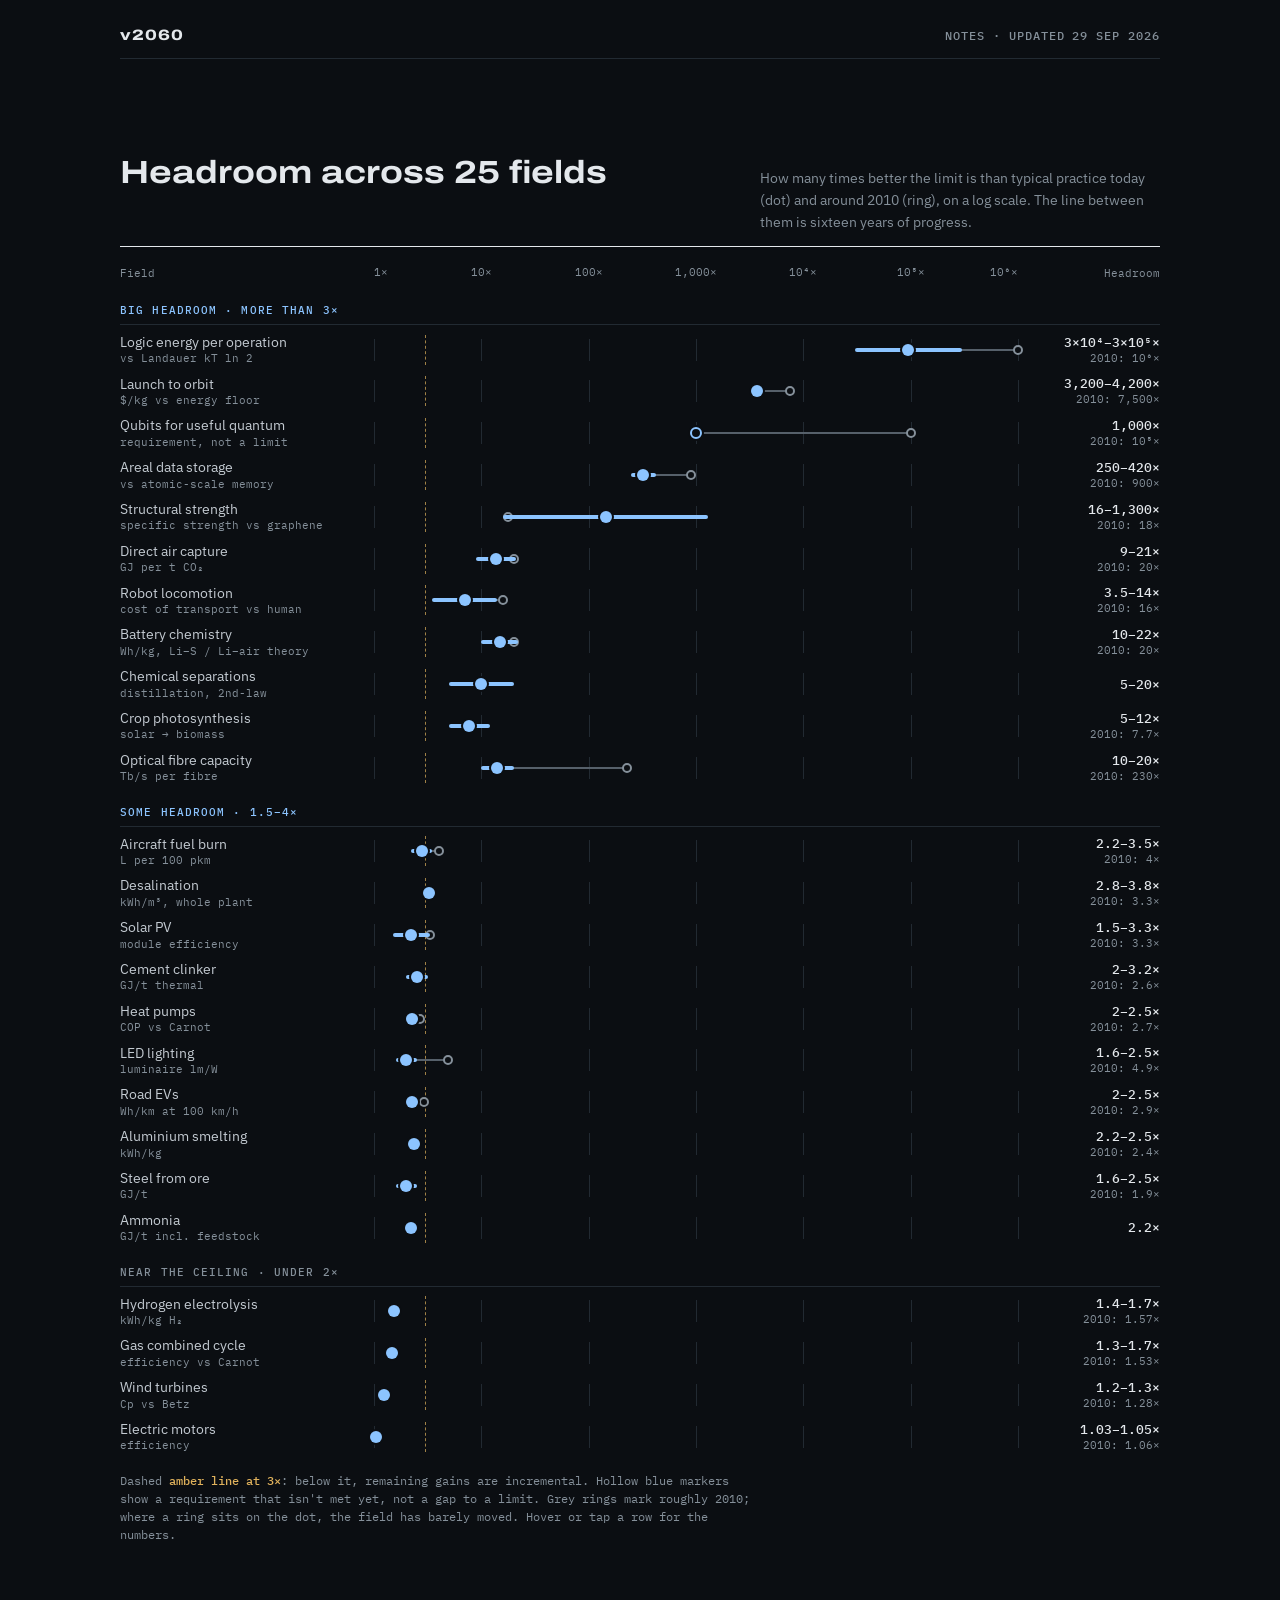
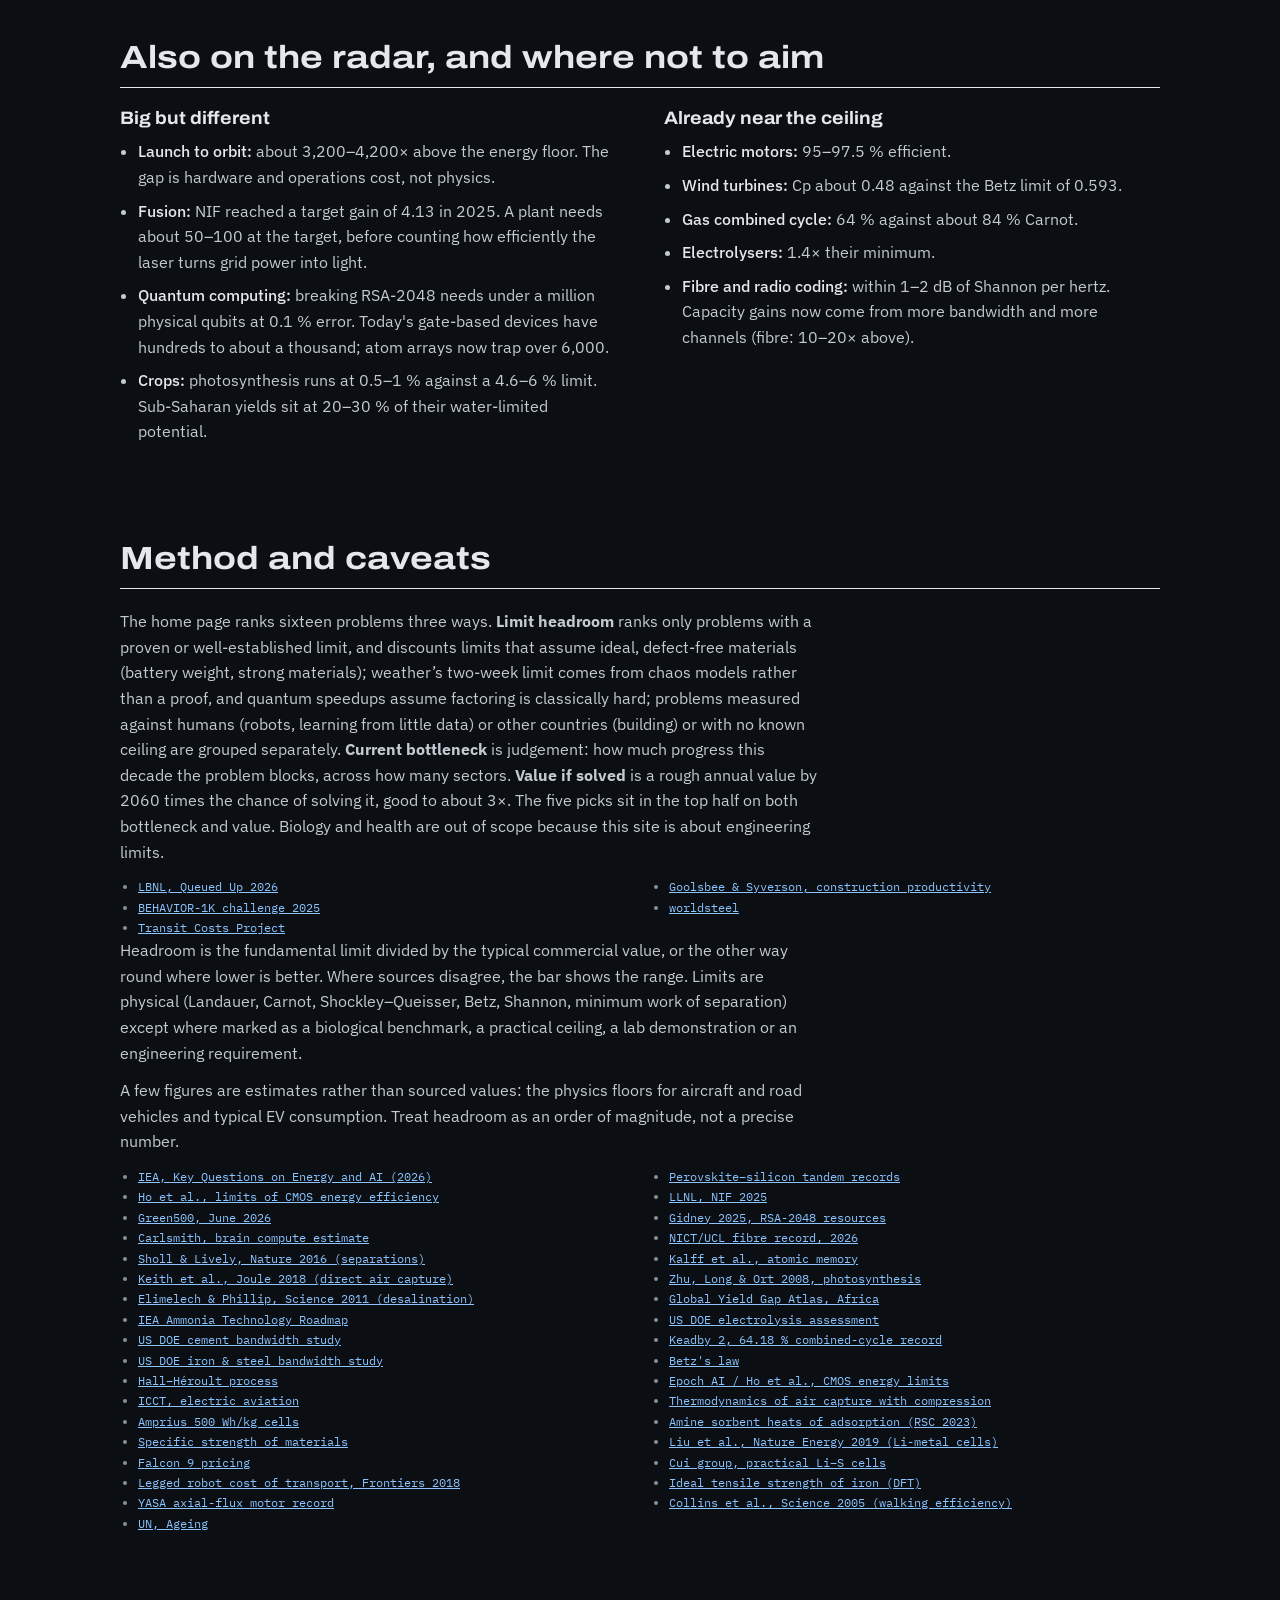
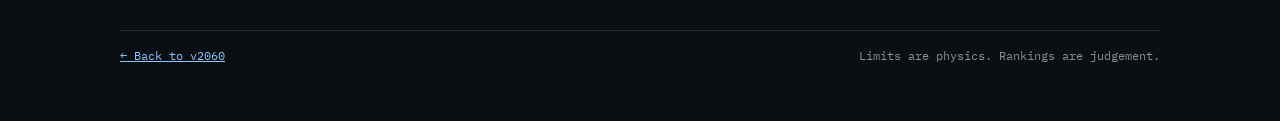
<file: notes/index.html>
<!doctype html>
<html lang="en">
<head>
<meta charset="utf-8">
<meta name="viewport" content="width=device-width, initial-scale=1, viewport-fit=cover">
<meta name="description" content="Method, sources and the other fields behind v2060: how far engineering sits from its physical limits.">
<meta property="og:title" content="v2060 notes · Jacob Cloete">
<meta property="og:description" content="Limits are physics. Rankings are judgement. Where engineering still has room to grow by 2060.">
<title>v2060 notes · Jacob Cloete</title>
<link rel="preconnect" href="https://fonts.googleapis.com">
<link rel="preconnect" href="https://fonts.gstatic.com" crossorigin>
<link rel="stylesheet" href="https://fonts.googleapis.com/css2?family=Archivo:wdth,wght@62..125,400..800&family=IBM+Plex+Mono:wght@400;500&family=IBM+Plex+Sans:wght@400;500&display=swap">
<style>
:root{
  color-scheme:dark;
  --bg:#0B0E12; --raise:#11161C; --ink:#E4E8EC; --soft:#C3CAD1; --muted:#85909A; --dim:#56606A; --rule:#222A32;
  --accent:#8CC4FF; --limit:#E0B25C;
  --display:"Archivo","Arial Narrow",system-ui,sans-serif;
  --body:"IBM Plex Sans",system-ui,-apple-system,sans-serif;
  --mono:"IBM Plex Mono",ui-monospace,Menlo,monospace;
}
*{box-sizing:border-box}
body{background:var(--bg);color:var(--ink);font:400 16px/1.6 var(--body);padding-inline:clamp(16px,5vw,64px);padding-block:0}
.wrap{max-width:1040px;margin:0 auto;display:grid;gap:clamp(56px,8vw,96px);padding-block:28px 56px}
a{color:var(--accent)}
:focus-visible{outline:2px solid var(--accent);outline-offset:3px}
header.top{display:flex;justify-content:space-between;gap:16px;flex-wrap:wrap;font:500 12px/1.3 var(--mono);letter-spacing:.08em;text-transform:uppercase;color:var(--muted);border-bottom:1px solid var(--rule);padding-bottom:14px}
.mark{text-transform:none;color:var(--ink);font:800 15px/1 var(--display);font-stretch:125%}
.k{font:500 11px/1.3 var(--mono);letter-spacing:.1em;text-transform:uppercase;color:var(--muted)}
h1{font:800 clamp(34px,6.4vw,72px)/.98 var(--display);font-stretch:112%;letter-spacing:-.02em;margin:12px 0 20px;text-wrap:balance;max-width:16ch}
h1 span{color:var(--accent)}
.lede{max-width:62ch;color:var(--soft);font-size:18px;margin:0}
.lede strong{color:var(--ink);font-weight:500}
.sec-head{display:flex;justify-content:space-between;align-items:baseline;gap:16px;flex-wrap:wrap;border-bottom:1px solid var(--ink);padding-bottom:12px;margin-bottom:20px}
h2{font:700 clamp(22px,3.2vw,32px)/1.1 var(--display);font-stretch:118%;margin:0}
.sec-head p{margin:0;color:var(--muted);font-size:14px;max-width:50ch}

/* chart */
.chart{position:relative}
.axis,.crow{display:grid;grid-template-columns:minmax(150px,240px) minmax(0,1fr) 128px;gap:14px;align-items:center}
.axis{font:400 11px/1 var(--mono);color:var(--muted);margin-bottom:6px}
.axis .scale{position:relative;height:14px}
.axis .scale span{position:absolute;transform:translateX(-50%);font-variant-numeric:tabular-nums}
.crow{padding:5px 0;border-radius:2px;cursor:default}
.crow:hover{background:var(--raise)}
.crow .lbl{font-size:14px;color:var(--soft);line-height:1.25}
.crow .lbl small{display:block;font:400 11px/1.3 var(--mono);color:var(--muted)}
.crow .val{font:500 13px/1 var(--mono);text-align:right;font-variant-numeric:tabular-nums;color:var(--ink)}
.track{position:relative;height:22px}
.track .grid{position:absolute;top:0;bottom:0;width:1px;background:var(--rule)}
.track .ref{position:absolute;top:-4px;bottom:-4px;width:0;border-left:1px dashed var(--limit);opacity:.7}
.track .bar{position:absolute;top:9px;height:4px;border-radius:2px;background:var(--accent)}
.track .dot{position:absolute;top:5px;width:12px;height:12px;margin-left:-6px;border-radius:50%;background:var(--accent);box-shadow:0 0 0 2px var(--bg)}
.track .trail{position:absolute;top:10px;height:2px;background:var(--dim)}
.track .then{position:absolute;top:6px;width:10px;height:10px;margin-left:-5px;border-radius:50%;border:2px solid var(--muted);background:var(--bg)}
.crow .val small{display:block;margin-top:4px;font:400 11px/1 var(--mono);color:var(--muted)}
.crow.req .bar{background:transparent;border:1px dashed var(--accent);height:6px;top:8px}
.crow.req .dot{background:var(--bg);border:2px solid var(--accent)}
.chart-note{font:400 12px/1.5 var(--mono);color:var(--muted);margin:14px 0 0;max-width:90ch}
.chart-note b{color:var(--limit);font-weight:500}
.group{font:500 11px/1 var(--mono);letter-spacing:.1em;text-transform:uppercase;color:var(--accent);padding:18px 0 8px;border-bottom:1px solid var(--rule);margin-bottom:4px}
.group.near{color:var(--muted)}
#tip{position:fixed;pointer-events:none;z-index:5;max-width:320px;background:var(--raise);border:1px solid var(--dim);padding:10px 12px;font:400 12px/1.5 var(--mono);color:var(--soft);border-radius:3px}
#tip b{color:var(--ink);font-weight:500;display:block;margin-bottom:4px;font-family:var(--body);font-size:13px}


/* milestone ladders */
.legend{display:flex;flex-wrap:wrap;gap:8px 22px;font:400 12px/1.4 var(--mono);color:var(--muted);margin:0 0 6px}
.legend span{display:inline-flex;align-items:center;gap:8px}
.legend svg{flex:none}
.ladder{overflow-x:auto;margin-top:6px;border-top:1px solid var(--rule)}
.ladder svg{display:block;height:auto}
.ladder svg.h{width:100%;min-width:640px}
.ladder svg.v{max-width:100%}
.ladder .cap{font:400 12px/1.5 var(--mono);color:var(--muted);margin:2px 0 0}
.ladder .cap b{color:var(--accent);font-weight:500}

/* top 5 */
.top5{list-style:none;margin:0;padding:0;counter-reset:r}
.pick{display:grid;grid-template-columns:64px minmax(0,1fr);gap:20px;padding:26px 0;border-bottom:1px solid var(--rule)}
.pick .n{font:800 44px/1 var(--display);font-stretch:125%;color:var(--accent)}
.pick h3{font:700 22px/1.2 var(--display);font-stretch:108%;margin:0 0 6px}
.pick .why{margin:0 0 14px;max-width:66ch;color:var(--soft)}
.facts{display:grid;grid-template-columns:repeat(3,minmax(0,1fr));border-top:1px solid var(--rule)}
.facts div{padding:10px 14px 0 0;display:grid;gap:3px;align-content:start}
.facts div + div{padding-left:14px;border-left:1px solid var(--rule)}
.facts .v{font:500 18px/1.25 var(--mono);font-variant-numeric:tabular-nums}
.facts .v.l{color:var(--limit)}
.facts .u{font:400 11px/1.4 var(--mono);color:var(--muted)}
.pick .rank{margin:14px 0 0;font:400 13px/1.5 var(--mono);color:var(--muted);max-width:80ch}
.pick .rank b{color:var(--ink);font-weight:500}

.cols{display:grid;grid-template-columns:repeat(2,minmax(0,1fr));gap:clamp(24px,4vw,48px)}
.cols h3{font:700 18px/1.2 var(--display);font-stretch:108%;margin:0 0 10px}
.cols ul{margin:0;padding-left:18px;color:var(--soft);display:grid;gap:8px}
.cols li b{color:var(--ink);font-weight:500}

.method p{max-width:70ch;color:var(--soft);margin:0 0 12px}
.src{font:400 12px/1.7 var(--mono);color:var(--muted);columns:2;column-gap:40px;margin:0;padding-left:18px}
.src li{break-inside:avoid}
footer{display:flex;justify-content:space-between;gap:16px;flex-wrap:wrap;font:400 12px/1.5 var(--mono);color:var(--muted);border-top:1px solid var(--rule);padding-top:16px}

/* roadmap flow charts */
.road{margin:22px 0 0;padding-top:10px;border-top:1px solid var(--rule)}
.road svg{display:block;width:100%;height:auto;margin-top:4px}
.road a.node rect{transition:stroke .15s}
.road a.node:hover rect,.road a.node:focus rect{stroke:var(--accent)}
.road a.node:focus{outline:none}
.road figcaption{font:400 12px/1.5 var(--mono);color:var(--muted);margin-top:8px;max-width:90ch}
.rsteps{list-style:none;margin:10px 0 0;padding:0}
.rrow{display:grid;gap:8px}
.rrow.par{grid-template-columns:repeat(auto-fit,minmax(150px,1fr))}
.rrow.par .k{grid-column:1/-1}
.rcard{background:var(--raise);border:1px solid var(--rule);border-radius:3px;padding:10px 12px;display:grid;gap:4px;align-content:start}
.rcard.end{border-color:var(--limit)}
.rcard .w{font:400 11px/1.3 var(--mono);color:var(--muted)}
.rcard b{font:500 15px/1.3 var(--body)}
.rcard .m{font:400 12px/1.45 var(--mono);color:var(--accent)}
.rcard .lim{font:400 12px/1.45 var(--mono);color:var(--limit)}
.rcard .bk{font-size:13px;line-height:1.4;color:var(--soft)}
.rcard a{font:400 11px/1.3 var(--mono);overflow-wrap:anywhere}
.rjoin{font:400 11px/1.4 var(--mono);color:var(--muted);margin:0 0 0 14px;padding:8px 0 8px 12px;border-left:1px solid var(--dim)}

.rd{margin:16px 0 0;border-top:1px solid var(--rule)}
.rd summary{cursor:pointer;list-style:none;display:inline-flex;align-items:center;gap:8px;padding:12px 0 0;font:500 12px/1.3 var(--mono);letter-spacing:.08em;text-transform:uppercase;color:var(--accent)}
.rd summary::-webkit-details-marker{display:none}
.rd summary::before{content:"+";display:inline-block;width:1ch;font-size:15px}
.rd[open] summary::before{content:"−"}
.rd .road{margin-top:4px;border-top:0}
@media (max-width:720px){
  .axis,.crow{grid-template-columns:minmax(0,1fr) 70px}
  .axis .lblh{display:none}
  .axis .scale{grid-column:1 / -1;grid-row:1}
  .axis .valh{display:none}
  .crow .lbl{grid-column:1 / 2}
  .crow .val{grid-column:2;grid-row:1}
  .crow .track{grid-column:1 / -1}
  .pick{grid-template-columns:1fr;gap:6px}
  .cols{grid-template-columns:1fr}
  .src{columns:1}
}
@media (max-width:480px){
  .facts{grid-template-columns:1fr}
  .facts div + div{padding-left:0;border-left:0;border-top:1px solid var(--rule);margin-top:8px}
}
</style>
<style>html,body{margin:0}img{max-width:100%}[hidden]{display:none!important}</style>
</head>
<body>
<div class="wrap">
  <header class="top"><a class="mark" href="/" style="text-decoration:none">v2060</a><span>Notes · updated 29 Sep 2026</span></header>
  <section aria-labelledby="c1">
    <div class="sec-head"><h2 id="c1">Headroom across 25 fields</h2><p>How many times better the limit is than typical practice today (dot) and around 2010 (ring), on a log scale. The line between them is sixteen years of progress.</p></div>
    <div class="chart" id="chart"></div>
    <p class="chart-note">Dashed <b>amber line at 3×</b>: below it, remaining gains are incremental. Hollow blue markers show a requirement that isn't met yet, not a gap to a limit. Grey rings mark roughly 2010; where a ring sits on the dot, the field has barely moved. Hover or tap a row for the numbers.</p>
  </section>
  <section aria-labelledby="n1">
    <div class="sec-head"><h2 id="n1">Also on the radar, and where not to aim</h2></div>
    <div class="cols">
      <div><h3>Big but different</h3><ul>
        <li><b>Launch to orbit:</b> about 3,200–4,200× above the energy floor. The gap is hardware and operations cost, not physics.</li>
        <li><b>Fusion:</b> NIF reached a target gain of 4.13 in 2025. A plant needs about 50–100 at the target, before counting how efficiently the laser turns grid power into light.</li>
        <li><b>Quantum computing:</b> breaking RSA-2048 needs under a million physical qubits at 0.1 % error. Today's gate-based devices have hundreds to about a thousand; atom arrays now trap over 6,000.</li>
        <li><b>Crops:</b> photosynthesis runs at 0.5–1 % against a 4.6–6 % limit. Sub-Saharan yields sit at 20–30 % of their water-limited potential.</li>
      </ul></div>
      <div><h3>Already near the ceiling</h3><ul>
        <li><b>Electric motors:</b> 95–97.5 % efficient.</li>
        <li><b>Wind turbines:</b> Cp about 0.48 against the Betz limit of 0.593.</li>
        <li><b>Gas combined cycle:</b> 64 % against about 84 % Carnot.</li>
        <li><b>Electrolysers:</b> 1.4× their minimum.</li>
        <li><b>Fibre and radio coding:</b> within 1–2 dB of Shannon per hertz. Capacity gains now come from more bandwidth and more channels (fibre: 10–20× above).</li>
      </ul></div>
    </div>
  </section>

  <section class="method" aria-labelledby="m1">
    <div class="sec-head"><h2 id="m1">Method and caveats</h2></div>
    <p>The home page ranks sixteen problems three ways. <b>Limit headroom</b> ranks only problems with a proven or well-established limit, and discounts limits that assume ideal, defect-free materials (battery weight, strong materials); weather’s two-week limit comes from chaos models rather than a proof, and quantum speedups assume factoring is classically hard; problems measured against humans (robots, learning from little data) or other countries (building) or with no known ceiling are grouped separately. <b>Current bottleneck</b> is judgement: how much progress this decade the problem blocks, across how many sectors. <b>Value if solved</b> is a rough annual value by 2060 times the chance of solving it, good to about 3×. The five picks sit in the top half on both bottleneck and value. Biology and health are out of scope because this site is about engineering limits.</p>
    <ul class="src">
      <li><a href="https://emp.lbl.gov/publications/queued-2026-edition-characteristics">LBNL, Queued Up 2026</a></li>
      <li><a href="https://behavior.stanford.edu/challenge/archive/2025/index.html">BEHAVIOR-1K challenge 2025</a></li>
      <li><a href="https://transitcosts.com/new-data/">Transit Costs Project</a></li>
      <li><a href="https://www.nber.org/papers/w30845">Goolsbee &amp; Syverson, construction productivity</a></li>
      <li><a href="https://worldsteel.org/">worldsteel</a></li>
    </ul>
    <p>Headroom is the fundamental limit divided by the typical commercial value, or the other way round where lower is better. Where sources disagree, the bar shows the range. Limits are physical (Landauer, Carnot, Shockley–Queisser, Betz, Shannon, minimum work of separation) except where marked as a biological benchmark, a practical ceiling, a lab demonstration or an engineering requirement.</p>
    <p>A few figures are estimates rather than sourced values: the physics floors for aircraft and road vehicles and typical EV consumption. Treat headroom as an order of magnitude, not a precise number.</p>
    <ul class="src">
      <li><a href="https://www.iea.org/reports/key-questions-on-energy-and-ai/executive-summary">IEA, Key Questions on Energy and AI (2026)</a></li>
      <li><a href="https://arxiv.org/html/2312.08595v1">Ho et al., limits of CMOS energy efficiency</a></li>
      <li><a href="https://top500.org/lists/green500/list/2026/06/">Green500, June 2026</a></li>
      <li><a href="https://coefficientgiving.org/research/how-much-computational-power-does-it-take-to-match-the-human-brain/">Carlsmith, brain compute estimate</a></li>
      <li><a href="https://www.nature.com/articles/532435a">Sholl &amp; Lively, Nature 2016 (separations)</a></li>
      <li><a href="https://www.sciencedirect.com/science/article/pii/S2542435118302253">Keith et al., Joule 2018 (direct air capture)</a></li>
      <li><a href="https://albertsk.org/wp-content/uploads/2012/08/science-2011-elimelech-712-71.pdf">Elimelech &amp; Phillip, Science 2011 (desalination)</a></li>
      <li><a href="https://iea.blob.core.windows.net/assets/6ee41bb9-8e81-4b64-8701-2acc064ff6e4/AmmoniaTechnologyRoadmap.pdf">IEA Ammonia Technology Roadmap</a></li>
      <li><a href="https://www.energy.gov/sites/default/files/2017/12/f46/Cement_bandwidth_study_2017.pdf">US DOE cement bandwidth study</a></li>
      <li><a href="https://www.energy.gov/sites/prod/files/2015/08/f26/iron_and_steel_bandwidth_report_0.pdf">US DOE iron &amp; steel bandwidth study</a></li>
      <li><a href="https://en.wikipedia.org/wiki/Hall%E2%80%93H%C3%A9roult_process">Hall–Héroult process</a></li>
      <li><a href="https://theicct.org/aviation-global-expecting-electric-jul22/">ICCT, electric aviation</a></li>
      <li><a href="https://amprius.com/the-all-new-amprius-500-wh-kg-battery-platform-is-here/">Amprius 500 Wh/kg cells</a></li>
      <li><a href="https://en.wikipedia.org/wiki/Specific_strength">Specific strength of materials</a></li>
      <li><a href="https://en.wikipedia.org/wiki/Falcon_9">Falcon 9 pricing</a></li>
      <li><a href="https://www.frontiersin.org/journals/robotics-and-ai/articles/10.3389/frobt.2018.00129/full">Legged robot cost of transport, Frontiers 2018</a></li>
      <li><a href="https://electrek.co/2025/10/22/yasa-record-power-density-axial-flux-motor/">YASA axial-flux motor record</a></li>
      <li><a href="https://www.un.org/en/global-issues/ageing">UN, Ageing</a></li>
      <li><a href="https://www.fluxim.com/research-blogs/perovskite-silicon-tandem-pv-record-updates">Perovskite–silicon tandem records</a></li>
      <li><a href="https://annual.llnl.gov/fy-2025/national-ignition-facility-2025">LLNL, NIF 2025</a></li>
      <li><a href="https://arxiv.org/abs/2505.15917">Gidney 2025, RSA-2048 resources</a></li>
      <li><a href="https://www.nict.go.jp/en/press/2026/06/01-1.html">NICT/UCL fibre record, 2026</a></li>
      <li><a href="https://www.nature.com/articles/nnano.2016.131">Kalff et al., atomic memory</a></li>
      <li><a href="https://doi.org/10.1016/j.copbio.2008.02.004">Zhu, Long &amp; Ort 2008, photosynthesis</a></li>
      <li><a href="https://news.unl.edu/article/yield-gap-study-highlights-potential-for-higher-crop-yields-in-africa">Global Yield Gap Atlas, Africa</a></li>
      <li><a href="https://www.energy.gov/sites/default/files/2024-12/hydrogen-shot-water-electrolysis-technology-assessment.pdf">US DOE electrolysis assessment</a></li>
      <li><a href="https://www.guinnessworldrecords.com/world-records/431420-most-efficient-combined-cycle-power-plant">Keadby 2, 64.18 % combined-cycle record</a></li>
      <li><a href="https://en.wikipedia.org/wiki/Betz%27s_law">Betz's law</a></li>
      <li><a href="https://epoch.ai/blog/limits-to-the-energy-efficiency-of-cmos-microprocessors">Epoch AI / Ho et al., CMOS energy limits</a></li>
      <li><a href="https://www.theclimatebrink.com/p/thermodynamics-of-air-capture-of">Thermodynamics of air capture with compression</a></li>
      <li><a href="https://pubs.rsc.org/en/content/articlehtml/2023/re/d2re00211f">Amine sorbent heats of adsorption (RSC 2023)</a></li>
      <li><a href="https://www.nature.com/articles/s41560-019-0338-x">Liu et al., Nature Energy 2019 (Li-metal cells)</a></li>
      <li><a href="https://web.stanford.edu/group/cui_group/papers/s41560-022-01001-0.pdf">Cui group, practical Li–S cells</a></li>
      <li><a href="https://www.osti.gov/servlets/purl/812864">Ideal tensile strength of iron (DFT)</a></li>
      <li><a href="https://www.science.org/doi/full/10.1126/science.1107799">Collins et al., Science 2005 (walking efficiency)</a></li>
    </ul>
  </section>

  <footer><span><a href="/">← Back to v2060</a></span><span>Limits are physics. Rankings are judgement.</span></footer>
</div>
<div id="tip" hidden></div>
<script>
// [label, sub, lo, hi, group, detail, requirement?]
const rows=[
 ['Logic energy per operation','vs Landauer kT ln 2',3e4,3e5,'big','CMOS gate ≈ 0.1–1 fJ vs 2.9×10⁻²¹ J at 300 K.'],
 ['Launch to orbit','$/kg vs energy floor',3200,4200,'big','Falcon 9 ≈ $3,200–4,200/kg vs ≈ $1/kg of electricity for 33 MJ/kg.'],
 ['Qubits for useful quantum','requirement, not a limit',1000,1000,'big','< 1M physical qubits needed for RSA-2048; devices have ~10³.',true],
 ['Areal data storage','vs atomic-scale memory',250,420,'big','Nearline HDD ≈ 1.2–2 Tb/in² (ePMR to HAMR) vs 502 Tb/in² atomic memory (lab demo, not a hard limit).'],
 ['Structural strength','specific strength vs graphene',16,1300,'big','Carbon fibre (16×) to mild steel (1,300×) vs graphene ≈ 130 GPa.'],
 ['Direct air capture','GJ per t CO₂',9,21,'big','≈ 6.6–9.5 GJ/t (design, incl. compression) vs ≈ 0.44–0.5 GJ/t separation only, ≈ 0.7 with compression.'],
 ['Robot locomotion','cost of transport vs human',3.5,14,'big','Cassie 0.7, Walk-Man 2.8 vs human ≈ 0.2 (biological benchmark).'],
 ['Battery chemistry','Wh/kg, Li–S / Li–air theory',10,22,'big','EV cells ≈ 160–265 Wh/kg (LFP to NMC) vs ≈ 2,600 (Li–S) to 3,500 (Li–O₂).'],
 ['Chemical separations','distillation, 2nd-law',5,20,'big','10–15 % of world energy; distillation 5–20 % second-law efficient.'],
 ['Crop photosynthesis','solar → biomass',5,12,'big','0.5–1 % season average vs 4.6 % (C3) / 6 % (C4).'],
 ['Optical fibre capacity','Tb/s per fibre',10,20,'big','≈ 51 Tb/s deployed vs ≈ 0.5–1 Pb/s nonlinear Shannon, mostly bandwidth.'],
 ['Aircraft fuel burn','L per 100 pkm',2.2,3.5,'mid','Fleet 3.5, best 2.2 (est.) vs ≈ 1 L/100 pkm (estimate from Breguet).'],
 ['Desalination','kWh/m³, whole plant',2.8,3.8,'mid','3–4 kWh/m³ vs 1.06 kWh/m³ at 50 % recovery.'],
 ['Solar PV','module efficiency',1.5,3.3,'mid','21–23 % vs 33.7 % single junction; 68.7 % multi-junction at 1 sun.'],
 ['Cement clinker','GJ/t thermal',2,3.2,'mid','3.5–3.6 GJ/t vs 1.12–1.8 GJ/t.'],
 ['Heat pumps','COP vs Carnot',2,2.5,'mid','COP 3.5–4.5 vs Carnot 8.8 at 0 °C → 35 °C.'],
 ['LED lighting','luminaire lm/W',1.6,2.5,'mid','130–160 lm/W vs ≈ 255–330 lm/W practical LED ceiling (414 lm/W lossless).'],
 ['Road EVs','Wh/km at 100 km/h',2,2.5,'mid','150–200 Wh/km vs ≈ 80 Wh/km drag + rolling floor (estimate).'],
 ['Aluminium smelting','kWh/kg',2.2,2.5,'mid','13.5–15.4 kWh/kg vs 6.23 kWh/kg.'],
 ['Steel from ore','GJ/t',1.6,2.5,'mid','13.6 (ironmaking) – 21 GJ/t (all crude steel, incl. scrap EAF) vs 8.4 GJ/t minimum.'],
 ['Ammonia','GJ/t incl. feedstock',2.2,2.2,'mid','41 GJ/t net world average vs 18.6 GJ/t.'],
 ['Hydrogen electrolysis','kWh/kg H₂',1.4,1.7,'near','≈ 55 kWh/kg vs 39.4 (HHV) or 32.7 (ΔG).'],
 ['Gas combined cycle','efficiency vs Carnot',1.3,1.7,'near','50–64 % vs ≈ 84 % Carnot.'],
 ['Wind turbines','Cp vs Betz',1.2,1.3,'near','Cp ≈ 0.45–0.50 vs 0.593.'],
 ['Electric motors','efficiency',1.03,1.05,'near','95–97.5 % vs 100 %.'],
];
const THEN={
 'Logic energy per operation':[1e6,'≈ 1–10 fJ per gate switch (est.)'],
 'Launch to orbit':[7500,'Proton ≈ $4,300/kg, Atlas V ≈ $13,000/kg'],
 'Qubits for useful quantum':[1e5,'fewer than 10 programmable qubits'],
 'Areal data storage':[900,'HDDs ≈ 0.55 Tb/in²'],
 'Structural strength':[17.6,'T1000G carbon fibre, 6.37 GPa'],
 'Direct air capture':[20,'≈ 8.9 GJ/t (2011 design estimates)'],
 'Robot locomotion':[16,'ASIMO ≈ 3.2'],
 'Battery chemistry':[20,'Nissan Leaf cells, 155 Wh/kg'],
 'Crop photosynthesis':[7.7,'unchanged'],
 'Optical fibre capacity':[230,'≈ 3 Tb/s per fibre (est.)'],
 'Aircraft fuel burn':[4,'fleet ≈ 3.9–4.0 L/100 pkm (est.)'],
 'Desalination':[3.3,'3–4 kWh/m³, unchanged'],
 'Solar PV':[3.3,'modules ≈ 14–15 %'],
 'Cement clinker':[2.6,'≈ 3.6 GJ/t'],
 'Heat pumps':[2.7,'COP ≈ 3.0–3.5'],
 'LED lighting':[4.9,'luminaires ≈ 50–70 lm/W'],
 'Road EVs':[2.9,'Nissan Leaf ≈ 230 Wh/km (EPA highway)'],
 'Aluminium smelting':[2.4,'≈ 14.5–15 kWh/kg'],
 'Steel from ore':[1.9,'20.1 GJ/t; today 21.0, slightly worse'],
 'Hydrogen electrolysis':[1.57,'≈ 53–60 kWh/kg'],
 'Gas combined cycle':[1.53,'fleet ≈ 50 %, best ≈ 59–60 %'],
 'Wind turbines':[1.28,'Cp ≈ 0.45–0.48, unchanged'],
 'Electric motors':[1.06,'IE2 ≈ 94–95 % (large motors)'],
};
(function(){
  const el=document.getElementById('chart'),tip=document.getElementById('tip');
  const MAX=6; const x=v=>Math.log10(v)/MAX*100;
  const fmt=v=>v>=1e4?(()=>{const e=Math.floor(Math.log10(v)),m=Math.round(v/10**e);return (m>1?m+'×':'')+'10'+['⁰','¹','²','³','⁴','⁵','⁶'][e]})():v>=100?Math.round(v).toLocaleString('en'):String(+v.toFixed(v<10?2:0));
  const grid=[0,1,2,3,4,5,6].map(e=>`<div class="grid" style="left:${e/MAX*100}%"></div>`).join('')+`<div class="ref" style="left:${x(3)}%"></div>`;
  let h=`<div class="axis"><span class="lblh">Field</span><div class="scale">${['1×','10×','100×','1,000×','10⁴×','10⁵×','10⁶×'].map((t,i)=>`<span style="left:${i/MAX*100}%;${i===0?'transform:none':''}${i===MAX?';transform:translateX(-100%)':''}">${t}</span>`).join('')}</div><span class="valh" style="text-align:right">Headroom</span></div>`;
  const titles={big:'Big headroom · more than 3×',mid:'Some headroom · 1.5–4×',near:'Near the ceiling · under 2×'};
  let g='';
  rows.forEach((r,i)=>{
    const [lab,sub,lo,hi,grp,det,req]=r;
    if(grp!==g){h+=`<div class="group ${grp==='near'?'near':''}">${titles[grp]}</div>`;g=grp}
    const mid=Math.sqrt(lo*hi);
    const val=lo===hi?fmt(lo)+'×':fmt(lo)+'–'+fmt(hi)+'×';
    const th=THEN[lab];
    const trail=th?`<div class="trail" style="left:${Math.min(x(th[0]),x(mid))}%;width:${Math.abs(x(th[0])-x(mid))}%"></div><div class="then" style="left:${x(th[0])}%"></div>`:'';
    h+=`<div class="crow${req?' req':''}" tabindex="0" data-i="${i}"><div class="lbl">${lab}<small>${sub}</small></div>
      <div class="track">${grid}${trail}<div class="bar" style="left:${x(lo)}%;width:${Math.max(0,x(hi)-x(lo))}%"></div><div class="dot" style="left:${x(mid)}%"></div></div>
      <div class="val">${val}${th?`<small>2010: ${fmt(th[0])}×</small>`:''}</div></div>`;
  });
  el.innerHTML=h;
  function show(e,row){const r=rows[+row.dataset.i];const th=THEN[r[0]];tip.innerHTML=`<b>${r[0]}</b>Today: ${r[5]}${th?`<br>Around 2010: ${th[1]}`:''}`;tip.hidden=false;
    const b=row.getBoundingClientRect(),px=e&&e.clientX?e.clientX:b.left+b.width/2,py=e&&e.clientY?e.clientY:b.top;
    const w=tip.offsetWidth,ht=tip.offsetHeight;tip.style.left=Math.min(innerWidth-w-8,Math.max(8,px+14))+'px';tip.style.top=Math.max(8,py-ht-12)+'px'}
  el.querySelectorAll('.crow').forEach(row=>{
    row.addEventListener('mousemove',e=>show(e,row));
    row.addEventListener('mouseleave',()=>tip.hidden=true);
    row.addEventListener('focus',()=>show(null,row));
    row.addEventListener('blur',()=>tip.hidden=true);
    row.addEventListener('click',e=>show(e,row));
  });
})();

</script>
</body>
</html>
</file>
